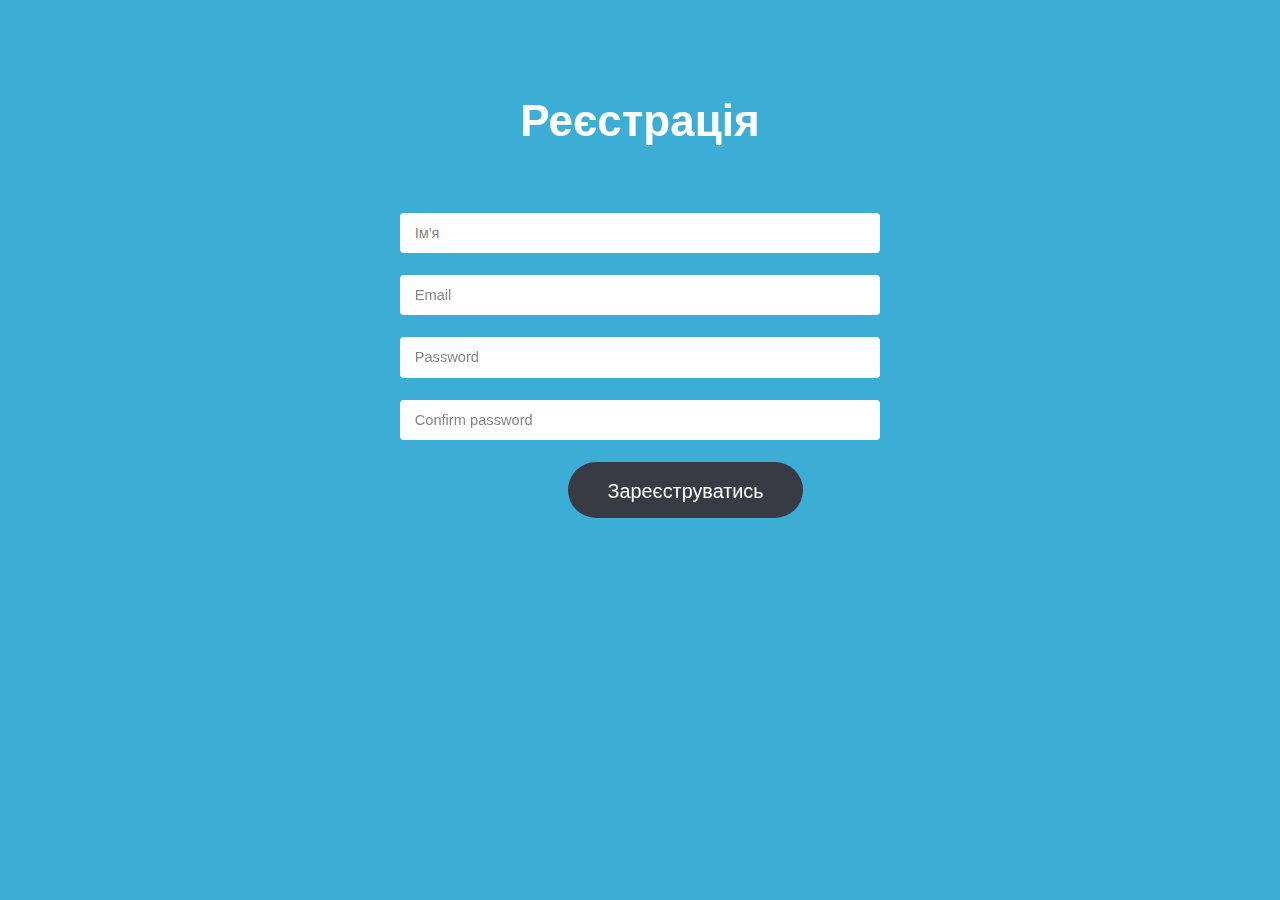
<file: index.html>
<!DOCTYPE html>
<!--Тричук Маркіяна-->
<html lang="UK-ua">
	<head>
		<meta charset="UTF-8">
		<title>Психологічні дослідження</title>
		<meta http-equiv="content-type" content="text/html; charset=utf-8" />
		<meta name="author" content="Markiyan Trychuk"/>
		<meta name="description" content="Психологічні дослідження і тести"/>
		<meta name="keywords" content="психологія тести темперамент конфліктність самооцінка визначити" />
		<script src="js/jquery.min.js"></script>
		<script src="js/skel.min.js"></script>
		<script src="js/skel-layers.min.js"></script>
		<script src="js/init.js"></script>
		<noscript>
			<link rel="stylesheet" href="css/skel.css" />
			<link rel="stylesheet" href="css/style.css" />
			<link rel="stylesheet" href="css/style-xlarge.css" />
		</noscript>
	</head>
	<body class="wrapper style3 special" >
				<div class="container">
					<header class="major">
						<h2>Реєстрація</h2>
					</header>
				</div>
				<div class="container 50%">
					<form action="#" method="post">
						<div class="row uniform">
							<div class="12u$">
								<input name="name" id="name" value="" placeholder="Ім'я" type="text">
							</div>
							<div class="12u$">
								<input name="email" id="email" value="" placeholder="Email" type="email">
							</div>
							<div class="12u$">
								<input name="password" id="password" value="" placeholder="Password" type="password">
							</div>
							<div class="12u$">
								<input name="password" id="password_confirm" value="" placeholder="Confirm password" type="password">
							</div>
							<div class="12u$">
									<input value="Зареєструватись" class="special big" style="left-margin:35%" type="submit" onclick="Register()">
							</div>
						</div>
					</form>
				</div>
				<div class="container">
					<header class="major">
						<h2 id="confirmMessage"></h2>
					</header>
				</div>
<script lang="JavaScript">
var isValid = true;

    function checkPass()
{
    var pass1 = document.getElementById('password');
    var pass2 = document.getElementById('password_confirm');
    var message = document.getElementById('confirmMessage');
    var goodColor = "#66cc66";
    var badColor = "#ff6666";
    if(pass1.value == pass2.value){
        isValid = true;
        pass2.style.backgroundColor = goodColor;
        message.style.color = goodColor;
        message.innerHTML = "Паролі коректні"
    }else{
        isValid = false;        
        pass2.style.backgroundColor = badColor;
        message.style.color = badColor;
        message.innerHTML = "Паролі не коректні!"
    }
}  

function Register(){
window.location.href = "Main.html";
}
    </script>
	</body>
</html>
</file>
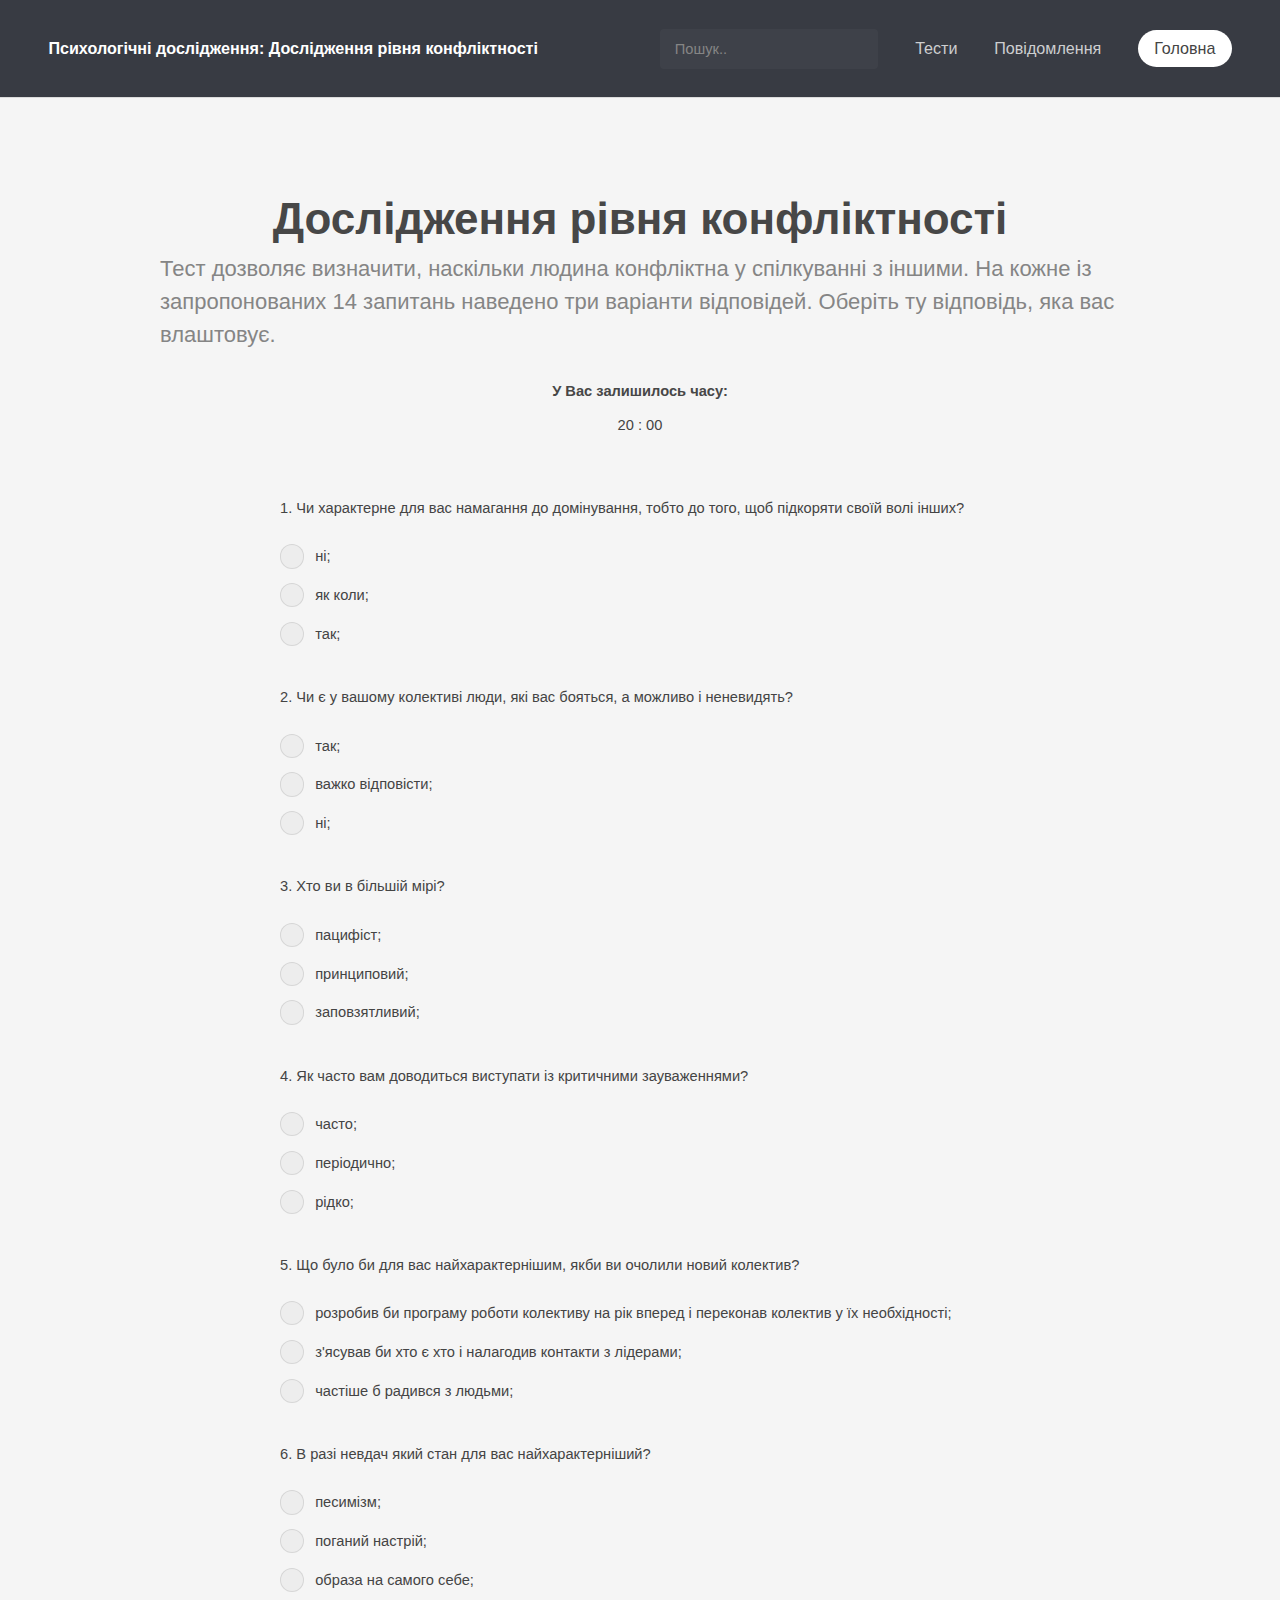
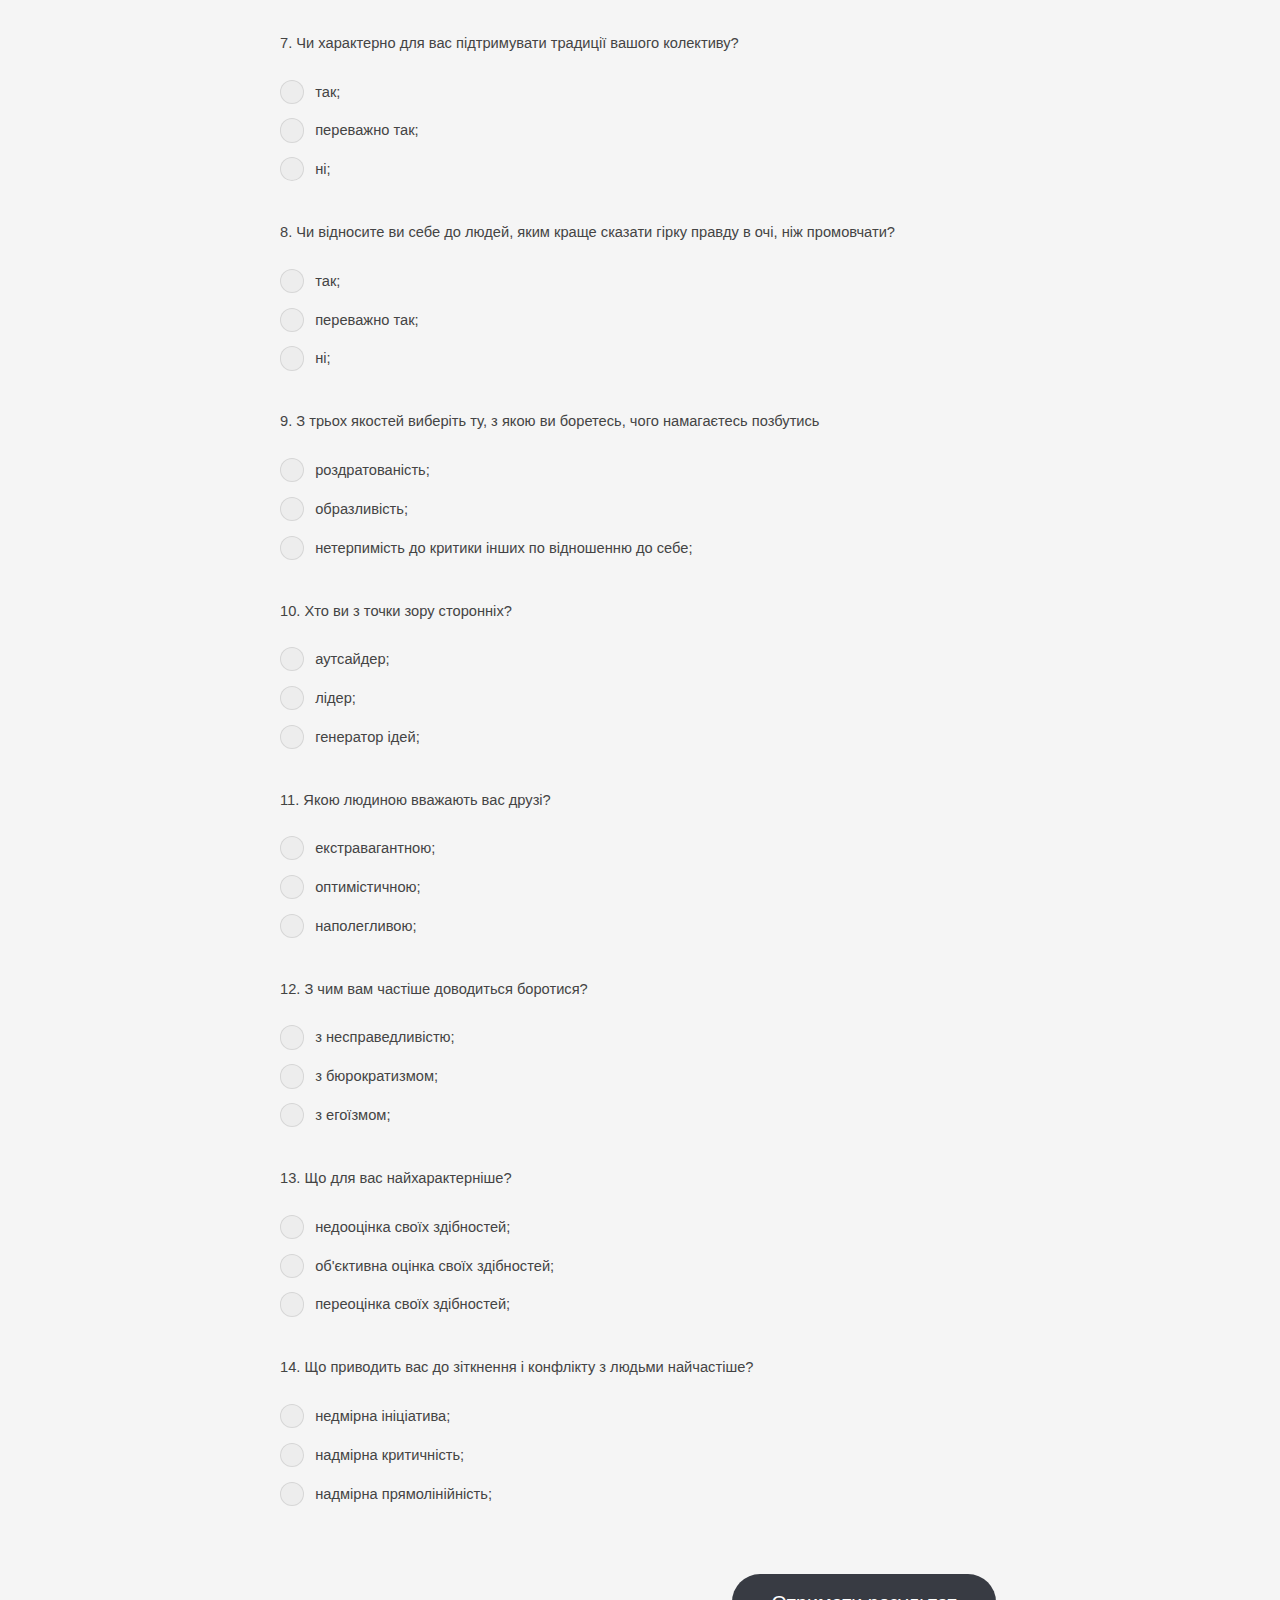
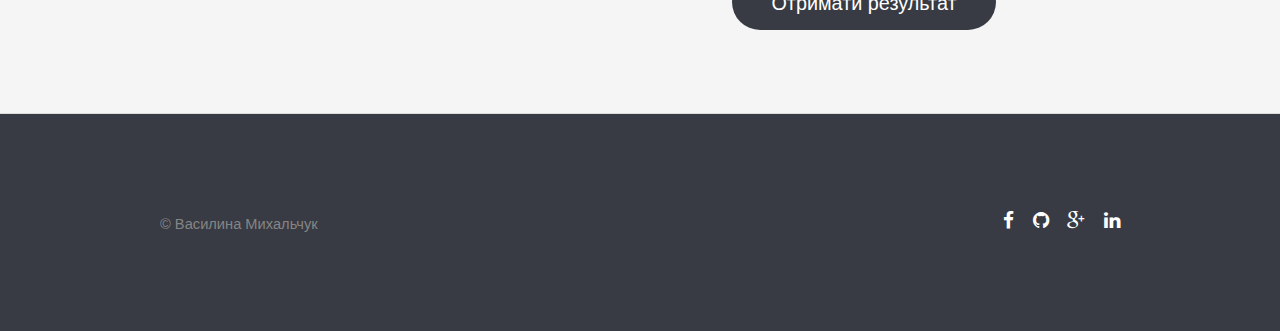
<file: Confictable.html>
<!DOCTYPE html>
<html lang="UK-ua">
	<head>
		<meta charset="UTF-8">
		<title>Психологічні тести: Визначення самооцінки особистості</title>
		<meta http-equiv="content-type" content="text/html; charset=utf-8" />
		<meta name="author" content="Vasylyna Mykhalchuk"/>
		<meta name="description" content="Психологічні дослідження і тести"/>
		<meta name="keywords" content="психологія тести темперамент конфліктність самооцінка визначити" />
		<script src="js/jquery.min.js"></script>
		<script src="js/skel.min.js"></script>
		<script src="js/skel-layers.min.js"></script>
		<script src="js/init.js"></script>
		<noscript>
			<link rel="stylesheet" href="_css/skel.css" />
			<link rel="stylesheet" href="_css/style.css" />
			<link rel="stylesheet" href="_css/style-xlarge.css" />
		</noscript>
	</head>
	<body>

		<!-- Header -->
			<header id="header">
				<h1>Психологічні дослідження: Дослідження рівня конфліктності</h1>
				
				<nav id="nav">
					<ul>
					    <li><input type="text" name="search" id="search" value="" placeholder="Пошук.." /></li>
						<li><a href="Main.html#tests">Тести</a></li>
						<li><a href="Main.html#feedback">Повідомлення</a></li>
						<li><a href="Main.html" class="button special">Головна</a></li>
					</ul>
				</nav>
			</header>

		<!-- Main -->
			<section id="main" class="wrapper style1">
				<div class="container">
					<header class="major">
					<h2><strong>Дослідження рівня конфліктності</strong></h2>
					<p class="align-left">Тест дозволяє визначити, наскільки людина конфліктна у спілкуванні з іншими. На кожне із запропонованих 14 запитань наведено три варіанти відповідей. Оберіть ту відповідь, яка вас влаштовує.</ >
					<h1>У Вас залишилось часу:</h1>
		            <span id="minute">20</span>&nbsp;:
		            <span id="second">00</span>
		              </header>
				</div>
				<div class="container 75%">
			<form action=""  method="get">
			
			<fieldset>
		<legend>1. Чи характерне для вас намагання до домінування, тобто до того, щоб підкоряти своїй волі інших?</legend><br>
		<input type="radio" name="1" id="1a"><label for="1a">ні;</label><br>
		<input type="radio" name="1" id="1b"><label for="1b">як коли;</label><br>
		<input type="radio" name="1" id="1c"><label for="1c">так;</label><br>
		</fieldset>
		<br>
		<fieldset>
		<legend>2. Чи є у вашому колективі люди, які вас бояться, а можливо і неневидять?</legend><br>
		<input type="radio" name="2" id="2a"><label for="2a">так;</label><br>
		<input type="radio" name="2" id="2b"><label for="2b">важко відповісти;</label><br>
		<input type="radio" name="2" id="2c"><label for="2c">ні;</label><br>	
		</fieldset>
		<br>
		<fieldset>
		<legend>3. Хто ви в більшій мірі?</legend><br>
		<input type="radio" name="3" id="3a"><label for="3a">пацифіст;</label><br>
		<input type="radio" name="3" id="3b"><label for="3b">принциповий;</label><br>
		<input type="radio" name="3" id="3c"><label for="3c">заповзятливий;</label><br>		
		</fieldset>
		<br>
		<fieldset>
		<legend>4. Як часто вам доводиться виступати із критичними зауваженнями?</legend><br>
		<input type="radio" name="4" id="4a"><label for="4a">часто;</label><br>
		<input type="radio" name="4" id="4b"><label for="4b">періодично;</label><br>
		<input type="radio" name="4" id="4c"><label for="4c">рідко;</label><br>		
		</fieldset>
		<br>
		<fieldset>
		<legend>5. Що було би для вас найхарактернішим, якби ви очолили новий колектив?</legend><br>
		<input type="radio" name="5" id="5a"><label for="5a">розробив би програму роботи колективу на рік вперед і переконав колектив у їх необхідності;</label><br>
		<input type="radio" name="5" id="5b"><label for="5b">з'ясував би хто є хто і налагодив контакти з лідерами;</label><br>
		<input type="radio" name="5" id="5c"><label for="5c">частіше б радився з людьми;</label><br>		
		</fieldset>
		<br>
		<fieldset>
		<legend>6. В разі невдач який стан для вас найхарактерніший?</legend><br>
		<input type="radio" name="6" id="6a"><label for="6a">песимізм;</label><br>
		<input type="radio" name="6" id="6b"><label for="6b">поганий настрій;</label><br>
		<input type="radio" name="6" id="6c"><label for="6c">образа на самого себе;</label><br>		
		</fieldset>
		<br>
		<fieldset>
		<legend>7. Чи характерно для вас підтримувати традиції вашого колективу?</legend><br>
		<input type="radio" name="7" id="7a"><label for="7a">так;</label><br>
		<input type="radio" name="7" id="7b"><label for="7b">переважно так;</label><br>
		<input type="radio" name="7" id="7c"><label for="7c">ні;</label><br>		
		</fieldset>
		<br>
		<fieldset>
		<legend>8. Чи відносите ви себе до людей, яким краще сказати гірку правду в очі, ніж промовчати?</legend><br>
		<input type="radio" name="8" id="8a"><label for="8a">так;</label><br>
		<input type="radio" name="8" id="8b"><label for="8b">переважно так;</label><br>
		<input type="radio" name="8" id="8c"><label for="8c">ні;</label><br>		
		</fieldset>
		<br>
		<fieldset>
		<legend>9. З трьох якостей виберіть ту, з якою ви боретесь, чого намагаєтесь позбутись</legend><br>
		<input type="radio" name="9" id="9a"><label for="9a">роздратованість;</label><br>
		<input type="radio" name="9" id="9b"><label for="9b">образливість;</label><br>
		<input type="radio" name="9" id="9c"><label for="9c">нетерпимість до критики інших по відношенню до себе;</label><br>		
		</fieldset> 
		<br>
		<fieldset>
		<legend>10. Хто ви з точки зору сторонніх?</legend><br>
		<input type="radio" name="10" id="10a"><label for="10a">аутсайдер;</label><br>
		<input type="radio" name="10" id="10b"><label for="10b">лідер;</label><br>
		<input type="radio" name="10" id="10c"><label for="10c">генератор ідей;</label><br>		
		</fieldset>
		<br>
		<fieldset>
		<legend>11. Якою людиною вважають вас друзі?</legend><br>
		<input type="radio" name="11" id="11a"><label for="11a">екстравагантною;</label><br>
		<input type="radio" name="11" id="11b"><label for="11b">оптимістичною;</label><br>
		<input type="radio" name="11" id="11c"><label for="11c">наполегливою;</label><br>		
		</fieldset>
		<br>
		<fieldset>
		<legend>12. З чим вам частіше доводиться боротися?</legend><br>
		<input type="radio" name="12" id="12a"><label for="12a">з несправедливістю;</label><br>
		<input type="radio" name="12" id="12b"><label for="12b">з бюрократизмом;</label><br>
		<input type="radio" name="12" id="12c"><label for="12c">з егоїзмом;</label><br>		
		</fieldset>
		<br>		
		<fieldset>
		<legend>13. Що для вас найхарактерніше?</legend><br>
		<input type="radio" name="13" id="13a"><label for="13a">недооцінка своїх здібностей;</label><br>
		<input type="radio" name="13" id="13b"><label for="13b">об'єктивна оцінка своїх здібностей;</label><br>
		<input type="radio" name="13" id="13c"><label for="13c">переоцінка своїх здібностей;</label><br>		
		</fieldset>
		<br>
		<fieldset>
		<legend>14. Що приводить вас до зіткнення і конфлікту з людьми найчастіше?</legend><br>
		<input type="radio" name="14" id="14a"><label for="14a">недмірна ініціатива;</label><br>
		<input type="radio" name="14" id="14b"><label for="14b">надмірна критичність;</label><br>
		<input type="radio" name="14" id="14c"><label for="14c">надмірна прямолінійність;</label><br>		
		</fieldset> 
		</div>
		<center> 
			<br>
				<input value="Отримати результат" type="submit" class="button special big" align="right">
		</center>
		</form>
				 <br>
			</section>

						<!-- Footer -->
						<footer id="footer">
							<div class="container">
								<div class="row">
									<div class="8u 12u$(medium)">
										<ul class="copyright">
											<li>&copy; Василина Михальчук</li>
										</ul>
									</div>
									<div class="4u$ 12u$(medium)">
										<ul class="icons">
											<li>
												<a href="https://www.facebook.com/mykhalchuk.vasylyna" class="icon fa-facebook" ><span class="label">Facebook</span></a>
											</li>
											<li>
												<a href="https://github.com/Vasylynka" class="icon fa-github"><span class="label">Github</span></a>
											</li>
											<li>
												<a href="https://plus.google.com/+ВасилинаІванівна" class="icon fa-google-plus" ><span class="label">Google+</span></a>
											</li>
											<li>
												<a href="https://ua.linkedin.com/in/vasylyna-mykhalchuk-93328ab9" class="icon fa-linkedin" ><span class="label">LinkedIn</span></a>
											</li>
										</ul>
									</div>
								</div>
							</div>
						</footer>
						<script>
        $(document).ready(function() { 
            function timer(){
		var minute = $('#minute').html();
		var second = $('#second').html();
		var end = false;
		
		if( second > 0 ) second--;
		else{
			second = 59;
			
			if( minute > 0 ) minute--;
			else{
				end=true;
			}
		}

		if(end){
			clearInterval(intervalID);
			alert("Час вийшов!");
		}else{
			$('#minute').html(minute);
			$('#second').html(second);
		}
	}
	window.intervalID = setInterval(timer, 1000);
                            });
        </script>
   </body>
 </html>
</file>
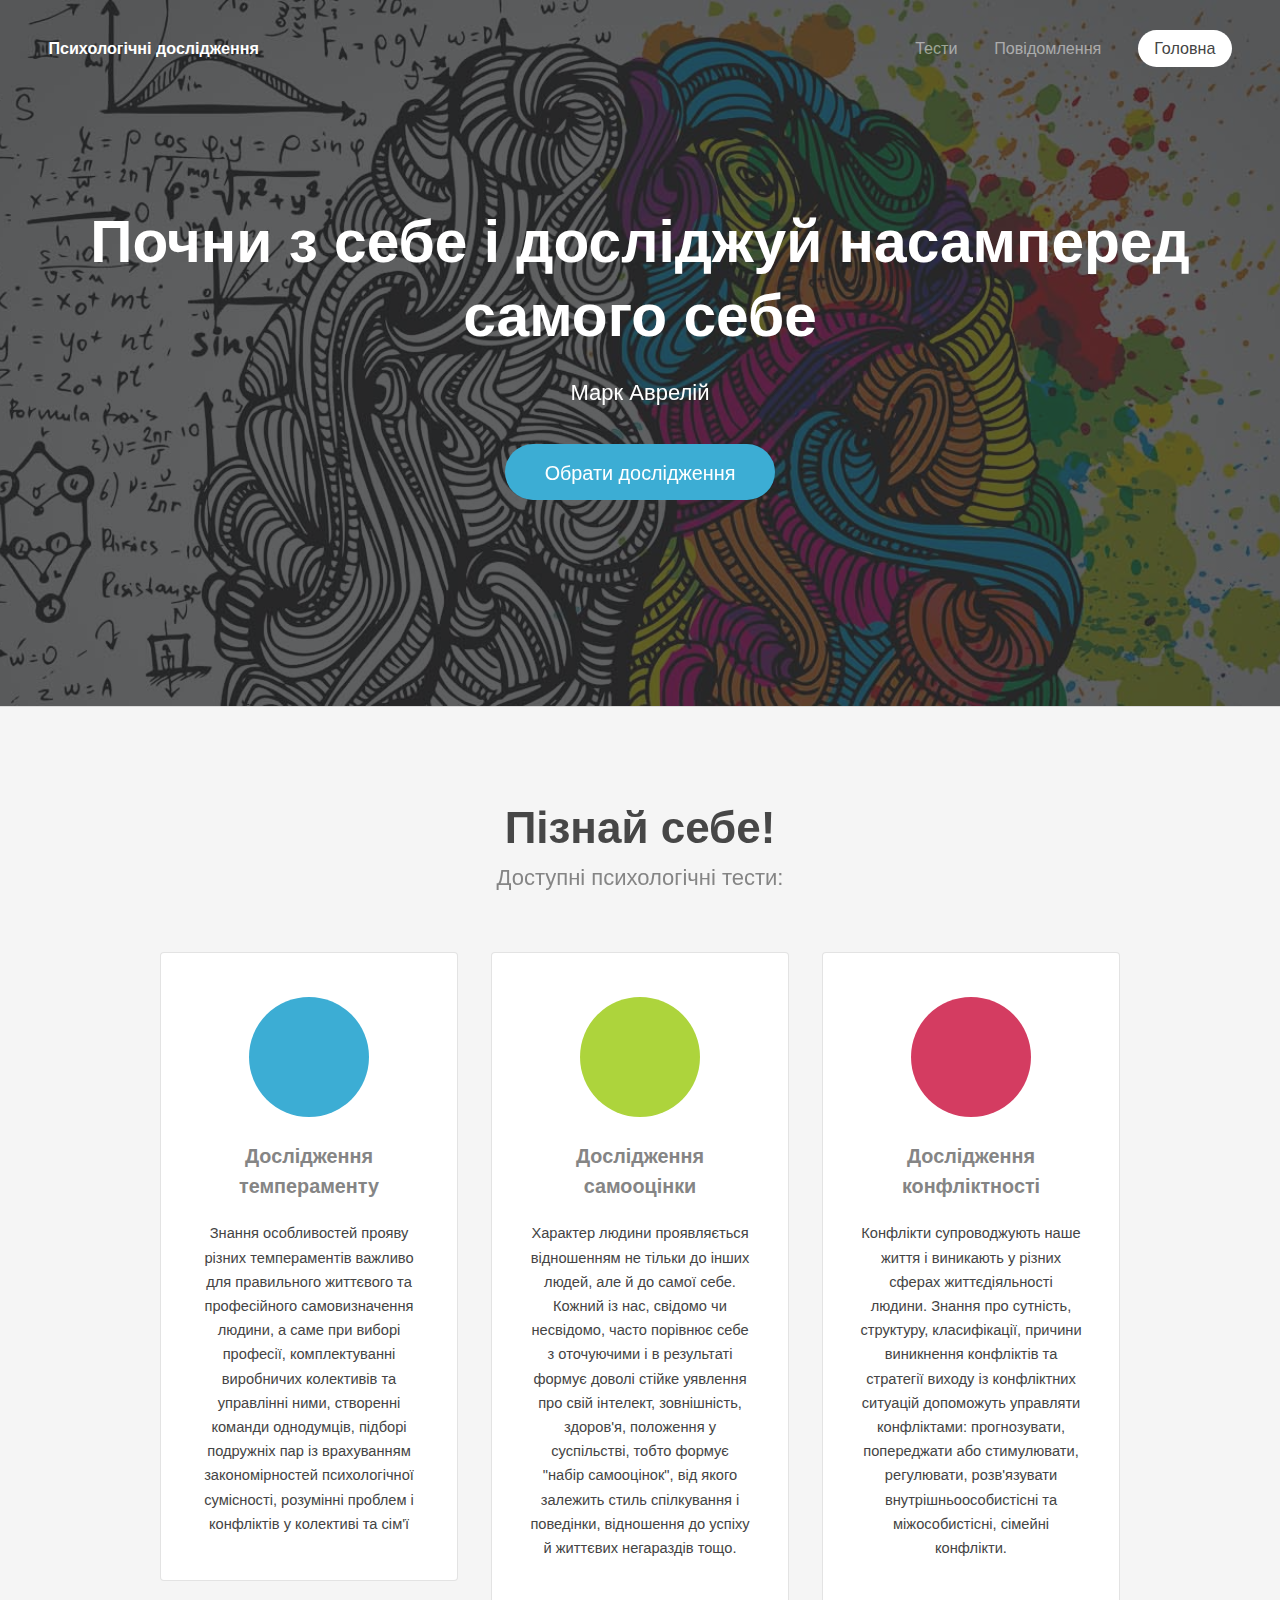
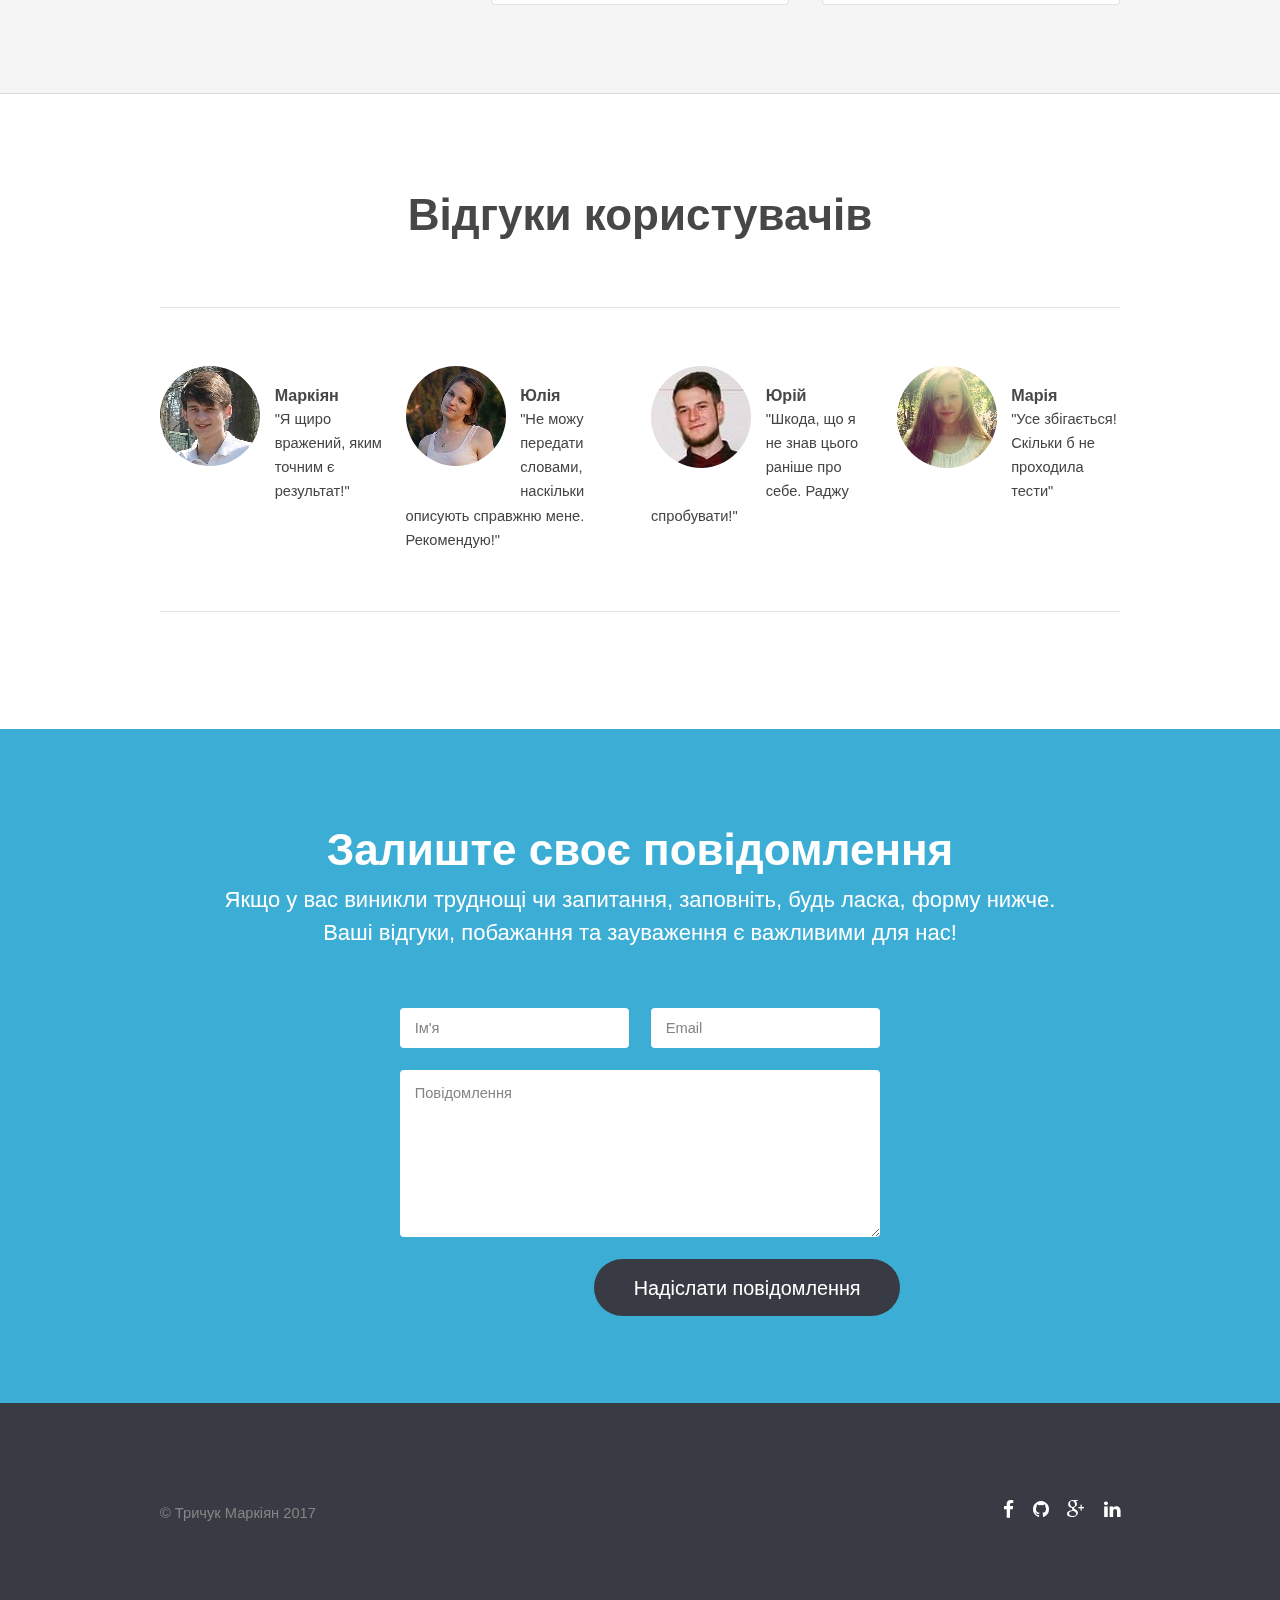
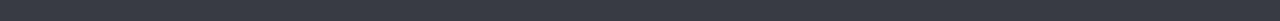
<file: Main.html>
<!DOCTYPE html>
<!--Тричук Маркіяна-->
<html lang="UK-ua">
	<head>
		<meta charset="UTF-8">
		<title>Психологічні дослідження</title>
		<meta http-equiv="content-type" content="text/html; charset=utf-8" />
		<meta name="author" content="Markiyan Trychuk"/>
		<meta name="description" content="Психологічні дослідження і тести"/>
		<meta name="keywords" content="психологія тести темперамент конфліктність самооцінка визначити" />
		<script src="js/jquery.min.js"></script>
		<script src="js/skel.min.js"></script>
		<script src="js/skel-layers.min.js"></script>
		<script src="js/init.js"></script>
		<noscript>
			<link rel="stylesheet" href="css/skel.css" />
			<link rel="stylesheet" href="css/style.css" />
			<link rel="stylesheet" href="css/style-xlarge.css" />
		</noscript>
	</head>
	<body class="landing" >
       
		<!-- Header -->
            <header id="header">
			  
				<h1>Психологічні дослідження</h1>
				<nav id="nav">
					<ul>
						<li><a href="Main.html#tests">Тести</a></li>
						<li><a href="Main.html#feedback">Повідомлення</a></li>
						<li><a href="Main.html" class="button special">Головна</a></li>
					</ul>
				</nav>
			</header>

		<!-- Banner -->
			<section id="banner">
				<h2 id="quote">Почни з себе і досліджуй насамперед самого себе</h2>
				<p id="quoteauthor">Марк Аврелій</p>
				<ul class="actions">
					<li>
						<a href="Main.html#tests" class="button big">Обрати дослідження</a>
					</li>
				</ul>
			</section>

		<!-- Tests -->
			<section id="tests" class="wrapper style1 special">
				<div class="container">
					<header class="major">
						<h2>Пізнай себе!</h2>
						<p>Доступні психологічні тести:</p>
					</header>
					<div class="row 150%">
						<div class="4u 12u$(medium)">
							<section class="box">
								<i id="bluebutton" onclick="window.location.href='Temperament.html'" class="icon big rounded color1" ></i>
								<h3>Дослідження темпераменту</h3>
								<p>Знання особливостей прояву різних темпераментів важливо для правильного життєвого та професійного самовизначення людини, а саме при виборі професії, комплектуванні виробничих колективів та управлінні ними, створенні команди однодумців, підборі подружніх пар із врахуванням закономірностей психологічної сумісності, розумінні проблем і конфліктів у колективі та сім'ї</p>
							</section>
						</div>
						<div class="4u 12u$(medium)">
							<section class="box">
								<i id="greenbutton"onclick="window.location.href='Selfestimating.html'" class="icon big rounded color9"></i>
								<h3>Дослідження самооцінки</h3>
								<p>Характер людини проявляється відношенням не тільки до інших людей, але й до самої себе. Кожний із нас, свідомо чи несвідомо, часто порівнює себе з оточуючими і в результаті формує доволі стійке уявлення про свій інтелект, зовнішність, здоров'я, положення у суспільстві, тобто формує "набір самооцінок", від якого залежить стиль спілкування і поведінки,
								відношення до успіху й життєвих негараздів тощо.</p>
							</section>
						</div>
						<div class="4u$ 12u$(medium)">
							<section class="box">
								<i id="pinkbutton" onclick="window.location.href='Confictable.html'" class="icon big rounded color6"></i>
								<h3>Дослідження конфліктності</h3>
								<p>Конфлікти супроводжують наше життя і виникають у різних сферах життєдіяльності людини. Знання про сутність, структуру, класифікації, причини виникнення конфліктів та стратегії виходу із конфліктних ситуацій допоможуть управляти конфліктами: прогнозувати, попереджати або стимулювати, регулювати, розв'язувати внутрішньоособистісні та міжособистісні, сімейні конфлікти.</p>
							</section>
						</div>
					</div>
				</div>
			</section>

		<!-- Reviews -->
			<section id="reviews" class="wrapper style2 special">
				<div class="container">
					<header class="major">
						<h2>Відгуки користувачів</h2>
					</header>
					<section class="profiles">
						<div class="row">
							<section class="3u 6u(medium) 12u$(xsmall) profile">
								<img src="images/photo_profile_markian.jpg" alt="Зображення профілю №1" />
								<h4>Маркіян</h4>
								<p><q>"Я щиро вражений, яким точним є результат!"</q></p>
							</section>
							<section class="3u 6u$(medium) 12u$(xsmall) profile">
								<img src="images/photo_profile_julia.jpg" alt="" />
								<h4>Юлія</h4>
								<p><q>"Не можу передати словами, наскільки описують справжню мене. Рекомендую!"</q></p>
							</section>
							<section class="3u 6u(medium) 12u$(xsmall) profile">
								<img src="images/photo_profile_yurij.jpg" alt="" />
								<h4>Юрій</h4>
								<p><q>"Шкода, що я не знав цього раніше про себе. Раджу спробувати!"</q></p>
							</section>
							<section class="3u$ 6u$(medium) 12u$(xsmall) profile">
								<img src="images/photo_profile_maria.jpg" alt="Зображення профілю Марія" />
								<h4>Марія</h4>
								<p><q>"Усе збігається! Скільки б не проходила тести"</q></p>
							</section>
						</div>
					</section>
				</div>
			</section>

		<!-- Feedback -->
			<section id="feedback" class="wrapper style3 special">
				<div class="container">
					<header class="major">
						<h2>Залиште своє повідомлення</h2>
						<p>Якщо у вас виникли труднощі чи запитання, заповніть, будь ласка, форму нижче. <br> Ваші відгуки, побажання та зауваження є важливими для нас!</p>
					</header>
				</div>
				<div class="container 50%">
					<form action="#" method="post">
						<div class="row uniform">
							<div class="6u 12u$(small)">
								<input name="name" id="name" value="" placeholder="Ім'я" type="text">
							</div>
							<div class="6u$ 12u$(small)">
								<input name="email" id="email" value="" placeholder="Email" type="email">
							</div>
							<div class="12u$">
								<textarea name="message" id="message" placeholder="Повідомлення" rows="6"></textarea>
							</div>
							<div class="12u$">
								<ul class="actions">
									<li><input value="Надіслати повідомлення" class="special big" type="submit"></li>
								</ul>
							</div>
						</div>
					</form>
				</div>
			</section>

		<!-- Footer -->
			<footer id="footer">
				<div class="container">
					<div class="row">
						<div class="8u 12u$(medium)">
							<ul class="copyright">
								<li>&copy; Тричук Маркіян 2017</li>
							</ul>
						</div>
						<div class="4u$ 12u$(medium)">
							<ul class="icons">
								<li>
									<a class="icon fa-facebook" href="https://www.facebook.com/mykhalchuk.vasylyna"  ><span class="label">Facebook</span></a>
								</li>
								<li>
									<a class="icon fa-github" href="https://github.com/Vasylynka" ><span class="label">Github</span></a>
								</li>
								<li>
									<a class="icon fa-google-plus" href="https://plus.google.com/+ВасилинаІванівна"  ><span class="label">Google+</span></a>
								</li>
								<li>
									<a class="icon fa-linkedin" href="https://ua.linkedin.com/in/vasylyna-mykhalchuk-93328ab9"  ><span class="label">LinkedIn</span></a>
								</li>
							</ul>
						</div>
					</div>
				</div>
			</footer>
        <script>
   $(document).ready(function() {
   
   
		window.quotes = [
			"\"Почни з себе і досліджуй насамперед самого себе\"",
			"\"Твої погляди стануть ясними лише, коли ти можеш поглянути у твоє серце. Хто дивиться назовні, мріє; хто дивиться всередину, прокидається\"",
			"\"Все, що дратує нас в інших людях, може привести нас до розуміння самих себе\"",
			"\"Єдина людина, з якою ви повинні порівнювати себе - це ви в минулому. І єдина людина, краще якої ви повинні бути - це ви зараз\"",
			"\"Визнання проблеми - половина успіху в її вирішенні\"",
			"\"Бути абсолютно чесним із самим собою - хороша вправа\""
		];
	
	
        window.authors = [
            "Марк Аврелій",
            "Карл Густав Юнг",
            "Карл Густав Юнг",
            "Зигмунд Фрейд",
            "Зигмунд Фрейд",
            "Зигмунд Фрейд"
            ];
			
			
			function putqoute() {
				var index=Math.round((Math.random() * (window.quotes.length - 1) + 0));
				$('#quote').html(quotes[index]);
				$('#quoteauthor').html(authors[index]);
			}
			setInterval(putqoute, 6000);
});


			$('#greenbutton').mouseover(function() {
				this.className="icon big rounded color9 fa-arrow-circle-right";
			});
			$('#greenbutton').mouseout(function() {
				this.className="icon big rounded color9";
			});
		
			$('#pinkbutton').mouseover(function() {
				this.className="icon big rounded color6 fa-arrow-circle-right";
			});
			$('#pinkbutton').mouseout(function() {
				this.className="icon big rounded color6";
			});
			
			
			$('#bluebutton').mouseover(function() {
				this.className="icon big rounded color1 fa-arrow-circle-right";
			});
			$('#bluebutton').mouseout(function() {
				this.className="icon big rounded color1";
			});
	
    </script>
	</body>
</html>
</file>
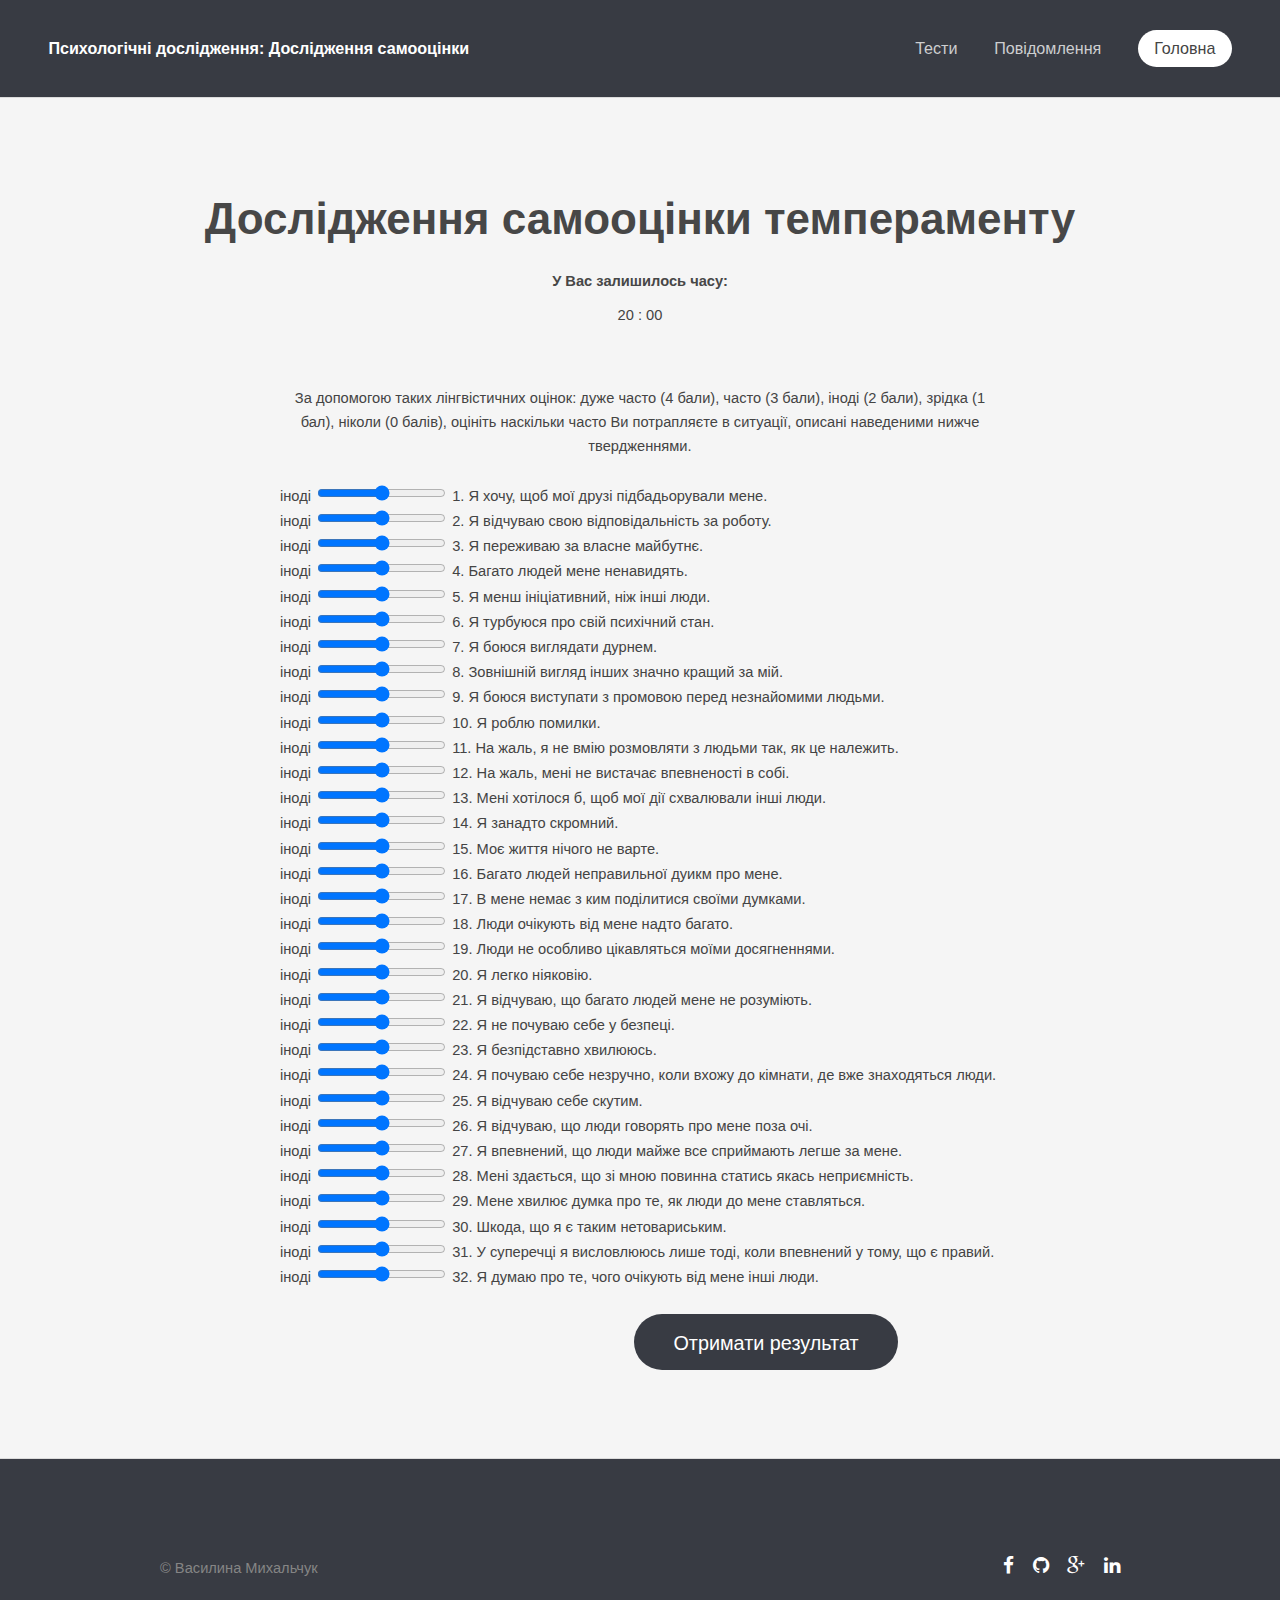
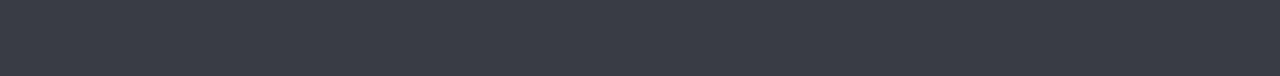
<file: Selfestimating.html>
<!DOCTYPE html>
<html lang="UK-ua">
	<head>
		<meta charset="UTF-8">
		<title>Психологічні тести: Визначення самооцінки особистості</title>
		<meta http-equiv="content-type" content="text/html; charset=utf-8" />
		<meta name="author" content="Vasylyna Mykhalchuk"/>
		<meta name="description" content="Психологічні дослідження і тести"/>
		<meta name="keywords" content="психологія тести темперамент конфліктність самооцінка визначити" />
		<script src="js/jquery.min.js"></script>
		<script src="js/skel.min.js"></script>
		<script src="js/skel-layers.min.js"></script>
		<script src="js/init.js"></script>
		<noscript>
			<link rel="stylesheet" href="_css/skel.css" />
			<link rel="stylesheet" href="_css/style.css" />
			<link rel="stylesheet" href="_css/style-xlarge.css" />
		</noscript>
	</head>
	<body>

		<!-- Header -->
			<header id="header">
				<h1>Психологічні дослідження: Дослідження самооцінки</h1>
				<nav id="nav">
					<ul>
						<li><a href="Main.html#tests">Тести</a></li>
						<li><a href="Main.html#feedback">Повідомлення</a></li>
						<li><a href="Main.html" class="button special">Головна</a></li>
					</ul>
				</nav>
			</header>

		<!-- Main -->
			<section id="main" class="wrapper style1">
				<div class="container">
					<header class="major">
					<h2><strong>Дослідження самооцінки темпераменту</strong></h2>
					<h1>У Вас залишилось часу:</h1>
		            <span id="minute">20</span>&nbsp;:
		            <span id="second">00</span>
					</header>
				</div>
				<div class="container 75%">
					<form action=""  method="get">
				<fieldset>
		<legend align="center">За допомогою таких лінгвістичних оцінок: дуже часто (4 бали), часто (3 бали), іноді (2 бали), зрідка (1 бал), ніколи (0 балів), оцініть наскільки часто Ви потрапляєте в ситуації, описані наведеними нижче твердженнями.</legend><br>
		
		<span>
		<output for="q1"></output>
		<input id="q1" type="range" name="point1" min="0" max="4" class="range_input">	1. Я хочу, щоб мої друзі підбадьорували мене.<br>
		<output for="q2"></output>
		<input id="q2" type="range" name="points" min="0" max="4" class="range_input" >	2. Я відчуваю свою відповідальність за роботу.<br>
		<output for="q3"></output>
		<input id="q3" type="range" name="points" min="0" max="4" class="range_input">	3. Я переживаю за власне майбутнє.<br>
		<output for="q4"></output>
		<input id="q4" type="range" name="points" min="0" max="4" class="range_input">	4. Багато людей мене ненавидять.<br>
		<output for="q5"></output>
		<input id="q5" type="range" name="points" min="0" max="4" class="range_input">	5. Я менш ініціативний, ніж інші люди.<br>
		<output for="q6"></output>
		<input id="q6" type="range" name="points" min="0" max="4" class="range_input">	6. Я турбуюся про свій психічний стан.<br>
		<output for="q7"></output>
		<input id="q7" type="range" name="points" min="0" max="4" class="range_input">	7. Я боюся виглядати дурнем.<br>
		<output for="q8"></output>
		<input id="q8" type="range" name="points" min="0" max="4" class="range_input">	8. Зовнішній вигляд інших значно кращий за мій.<br>
		<output for="q9"></output>
		<input id="q9" type="range" name="points" min="0" max="4" class="range_input">	9. Я боюся виступати з промовою перед незнайомими людьми.<br>
		<output for="q10"></output>
		<input id="q10" type="range" name="points" min="0" max="4" class="range_input">	10. Я роблю помилки.<br>
		<output for="q11"></output>
		<input id="q11" type="range" name="points" min="0" max="4" class="range_input">	11. На жаль, я не вмію розмовляти з людьми так, як це належить.<br>
		<output for="q12"></output>
		<input id="q12" type="range" name="points" min="0" max="4" class="range_input">	12. На жаль, мені не вистачає впевненості в собі.<br>
		<output for="q13"></output>
		<input id="q13" type="range" name="points" min="0" max="4" class="range_input">	13. Мені хотілося б, щоб мої дії схвалювали інші люди.<br>
		<output for="q14"></output>
		<input id="q14" type="range" name="points" min="0" max="4" class="range_input">	14. Я занадто скромний.<br>
		<output for="q15"></output>
		<input id="q15" type="range" name="points" min="0" max="4" class="range_input">	15. Моє життя нічого не варте.<br>
		<output for="q16"></output>
		<input id="q16" type="range" name="points" min="0" max="4" class="range_input">	16. Багато людей неправильної дуикм про мене.<br>
		<output for="q17"></output>
		<input id="q17" type="range" name="points" min="0" max="4" class="range_input">	17. В мене немає з ким поділитися своїми думками.<br>
		<output for="q18"></output>
		<input id="q18" type="range" name="points" min="0" max="4" class="range_input">	18. Люди очікують від мене надто багато.<br>
		<output for="q19"></output>
		<input id="q19" type="range" name="points" min="0" max="4">	19. Люди не особливо цікавляться моїми досягненнями. <br>
		<output for="q20"></output>
		<input id="q20" type="range" name="points" min="0" max="4">	20. Я легко ніяковію.<br>
		<output for="q21"></output>
		<input id="q21" type="range" name="points" min="0" max="4">	21. Я відчуваю, що багато людей мене не розуміють.<br>
		<output for="q22"></output>
		<input id="22" type="range" name="points" min="0" max="4">	22. Я не почуваю себе у безпеці.<br>
		<output for="q23"></output>
		<input id="q23" type="range" name="points" min="0" max="4">	23. Я безпідставно хвилююсь.<br>
		<output for="q24"></output>
		<input id="q24" type="range" name="points" min="0" max="4">	24. Я почуваю себе незручно, коли вхожу до кімнати, де вже знаходяться люди.<br>
		<output for="q25"></output>
		<input id="q25" type="range" name="points" min="0" max="4">	25. Я відчуваю себе скутим.<br>
		<output for="q26"></output>
		<input id="q26" type="range" name="points" min="0" max="4">	26. Я відчуваю, що люди говорять про мене поза очі.<br>
		<output for="q27"></output>
		<input id="q27" type="range" name="points" min="0" max="4">	27. Я впевнений, що люди майже все сприймають легше за мене.<br>
		<output for="q28"></output>
		<input id="q28" type="range" name="points" min="0" max="4">	28. Мені здається, що зі мною повинна статись якась неприємність.<br>
		<output for="q29"></output>
		<input id="q29" type="range" name="points" min="0" max="4">	29. Мене хвилює думка про те, як люди до мене ставляться.<br>
		<output for="q30"></output>
		<input id="q30" type="range" name="points" min="0" max="4">	30. Шкода, що я є таким нетовариським.<br>
		<output for="q31"></output>
		<input id="q31" type="range" name="points" min="0" max="4">	31. У суперечці я висловлююсь лише тоді, коли впевнений у тому, що є правий.<br>
		<output for="q32"></output>
		<input id="q32" type="range" name="points" min="0" max="4">	32. Я думаю про те, чого очікують від мене інші люди.<br>	
		</fieldset>
						<center> <br>
							<input value="Отримати результат" type="submit" class="button special big">
						</center>
		</form>
				</div>
			</section>

						<!-- Footer -->
						<footer id="footer">
							<div class="container">
								<div class="row">
									<div class="8u 12u$(medium)">
										<ul class="copyright">
											<li>&copy; Василина Михальчук</li>
										</ul>
									</div>
									<div class="4u$ 12u$(medium)">
										<ul class="icons">
											<li>
												<a href="https://www.facebook.com/mykhalchuk.vasylyna" class="icon fa-facebook" ><span class="label">Facebook</span></a>
											</li>
											<li>
												<a href="https://github.com/Vasylynka" class="icon fa-github"><span class="label">Github</span></a>
											</li>
											<li>
												<a href="https://plus.google.com/+ВасилинаІванівна" class="icon fa-google-plus" ><span class="label">Google+</span></a>
											</li>
											<li>
												<a href="https://ua.linkedin.com/in/vasylyna-mykhalchuk-93328ab9" class="icon fa-linkedin" ><span class="label">LinkedIn</span></a>
											</li>
										</ul>
									</div>
								</div>
							</div>
						</footer>
							<script>
        $(document).ready(function() {
			
            function timer(){
				var minute = $('#minute').html();
				var second = $('#second').html();
				var end = false;
		
				if( second > 0 ) second--;
				else{
					second = 59;
					
					if( minute > 0 ) minute--;
					else{
						end=true;
					}
				}

				if(end){
					clearInterval(intervalID);
					alert("Час вийшов!");
				}else{
					$('#minute').html(minute);
					$('#second').html(second);
				}
			}
			window.intervalID = setInterval(timer, 1000);
	
			var activityLevels = {
				"0": "ніколи",
				"1": "зрідка",
				"2": "іноді",
				"3": "часто",
				"4": "дуже часто"};
				
			
			var input=$("input[type='range']");
			var output=$("output");
			for (var i=0; i<input.length; i++)
			{
				output[i].value=activityLevels[input[i].value];
				$(output[i]).css("width", "50px");
			};
			$("input[type=range]").change(function(){
				var value=$(this).val();
				$(this).prev().html(activityLevels[value]);
				});
		});
	    </script>
   </body>
 </html>
</file>
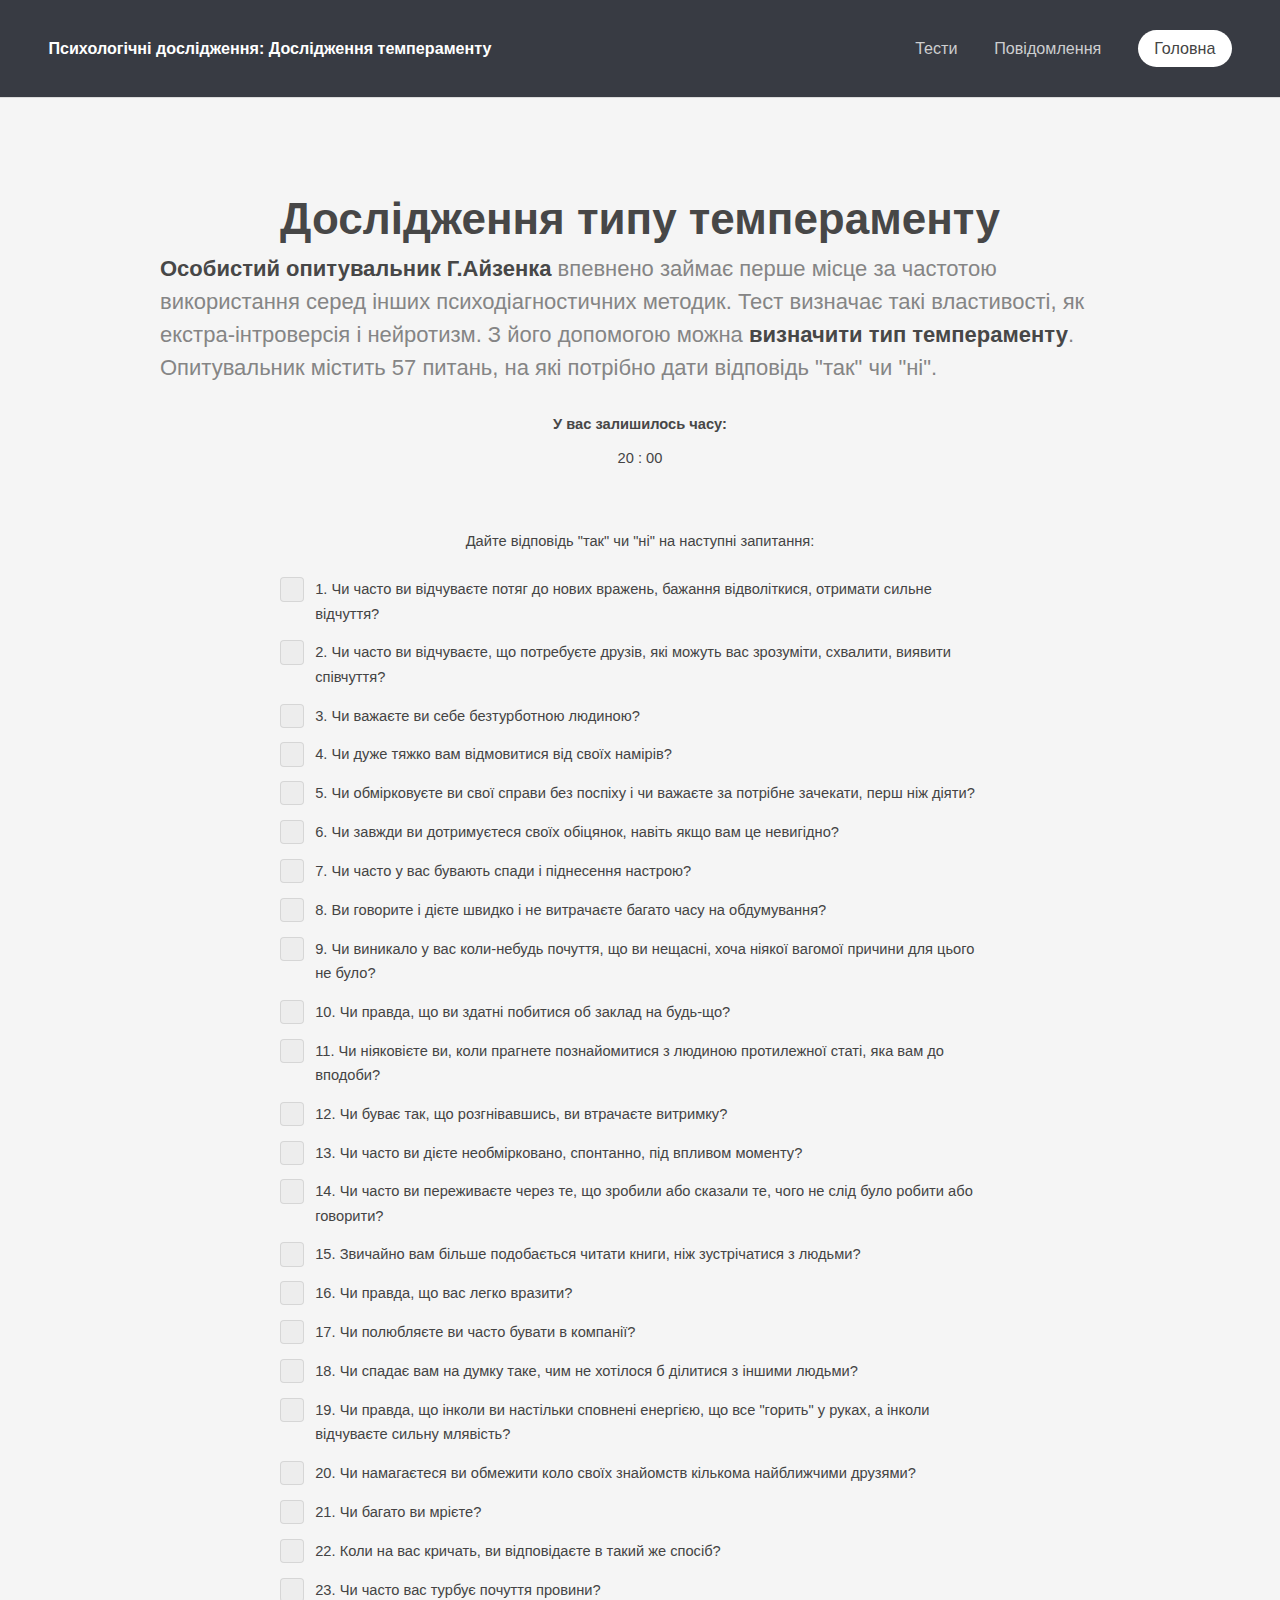
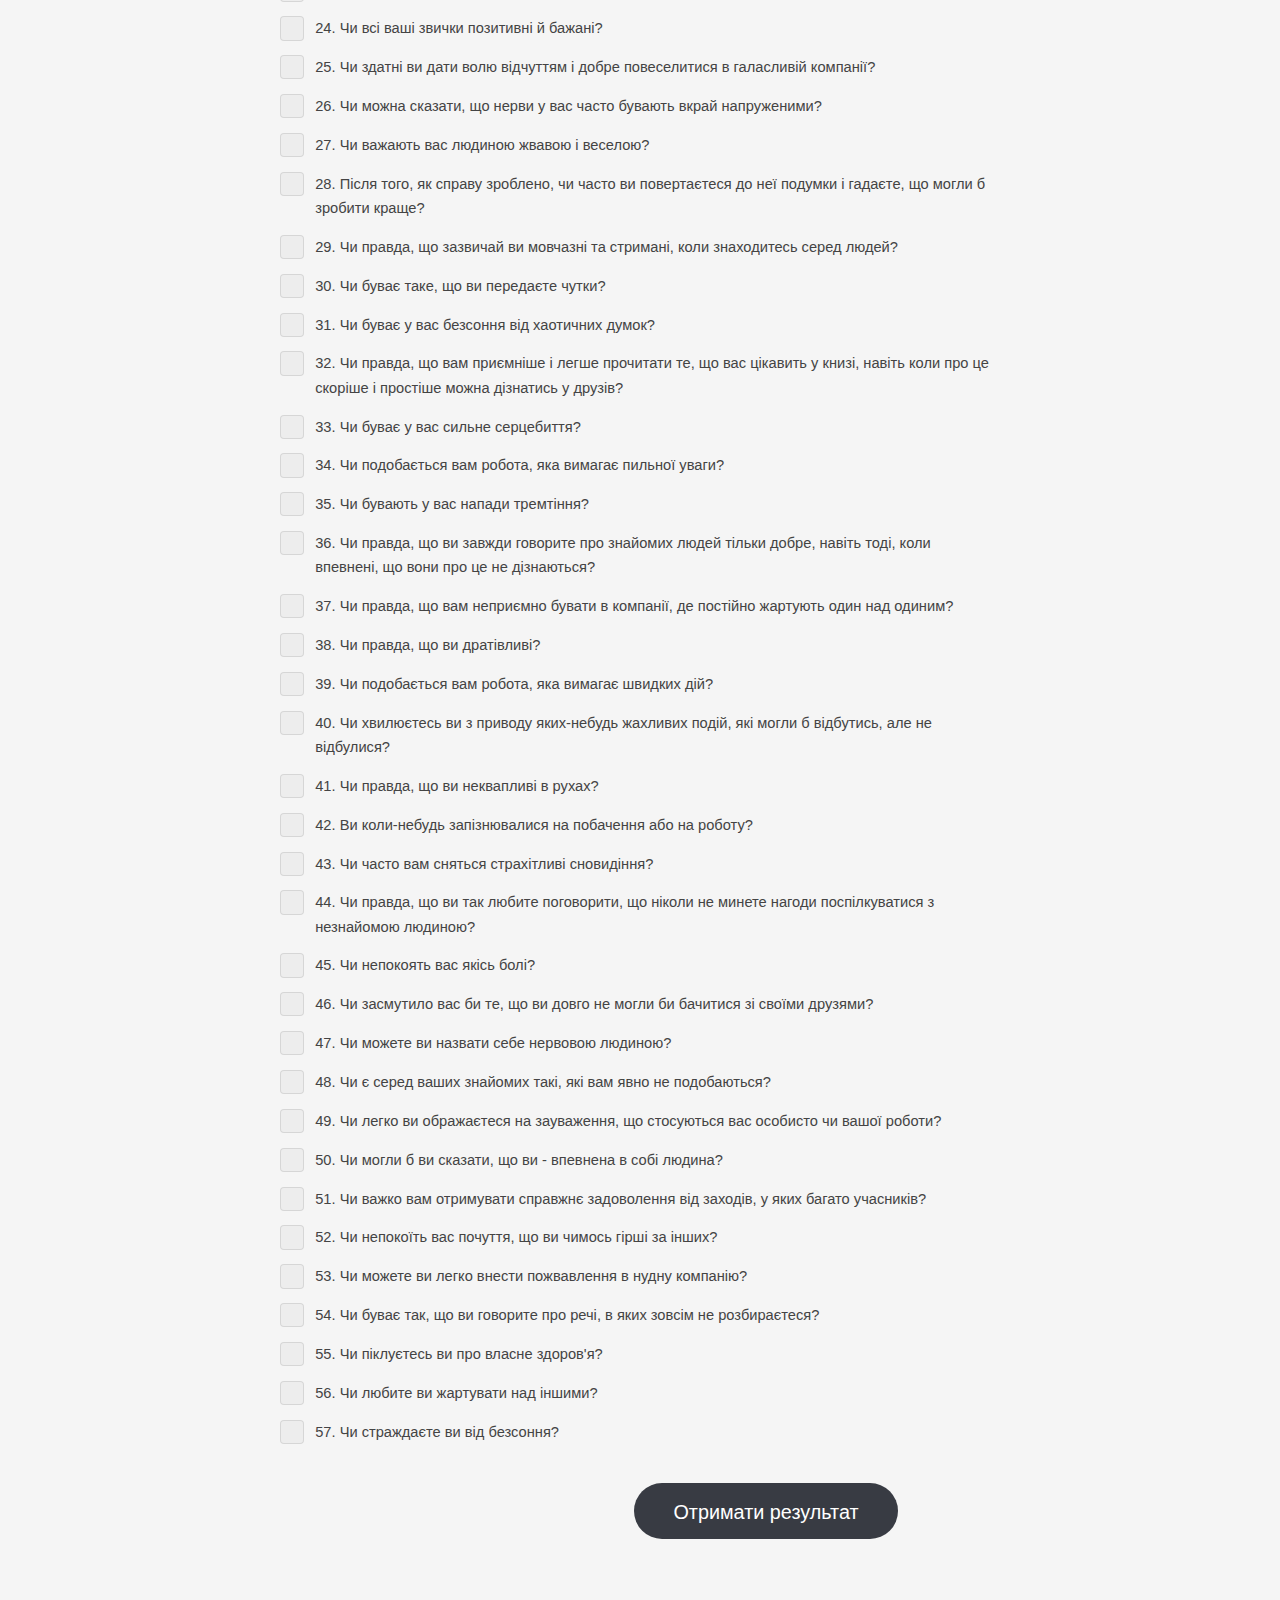
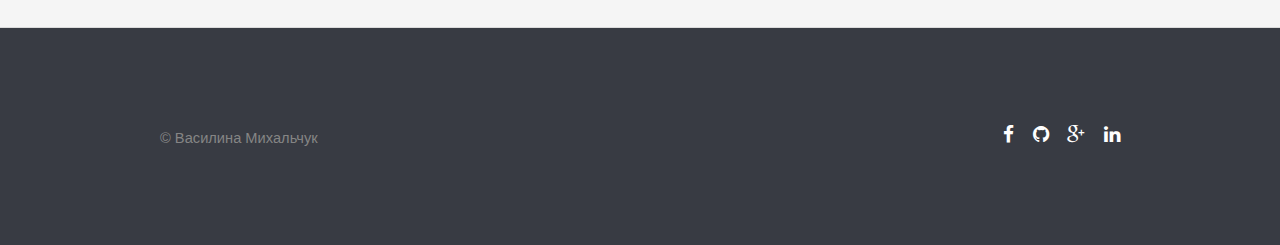
<file: Temperament.html>
<!DOCTYPE html>
<html lang="UK-ua">
	<head>
		<meta charset="UTF-8">
		<title>Психологічні тести: Визначення типу темпераменту</title>
		<meta http-equiv="content-type" content="text/html; charset=utf-8" />
		<meta name="author" content="Vasylyna Mykhalchuk"/>
		<meta name="description" content="Психологічні дослідження і тести"/>
		<meta name="keywords" content="психологія тести темперамент конфліктність самооцінка визначити" />
		<script src="js/jquery.min.js"></script>
		<script src="js/skel.min.js"></script>
		<script src="js/skel-layers.min.js"></script>
		<script src="js/init.js"></script>
		<noscript>
			<link rel="stylesheet" href="_css/skel.css" />
			<link rel="stylesheet" href="_css/style.css" />
			<link rel="stylesheet" href="_css/style-xlarge.css" />
		</noscript>
	</head>
	<body>

		<!-- Header -->
			<header id="header">
				<h1>Психологічні дослідження: Дослідження темпераменту</h1>
				<nav id="nav">
					<ul>
						<li><a href="Main.html#tests">Тести</a></li>
						<li><a href="Main.html#feedback">Повідомлення</a></li>
						<li><a href="Main.html" class="button special">Головна</a></li>
					</ul>
				</nav>
			</header>

		<!-- Main -->
			<section id="main" class="wrapper style1">
				<div class="container">
					<header class="major">
						<h2><strong>Дослідження типу темпераменту</strong></h2>
						<p class="align-left"><strong>Особистий опитувальник Г.Айзенка</strong> впевнено займає перше місце за частотою використання серед інших психодіагностичних методик.
						Тест визначає такі властивості, як екстра-інтроверсія і нейротизм. З його допомогою можна <strong>визначити тип темпераменту</strong>. Опитувальник містить 57 питань, на які потрібно дати відповідь "так" чи "ні".</p>
                     <h1>У вас залишилось часу:</h1>
		            <span id="minute">20</span>&nbsp;:
		            <span id="second">00</span>
                       </header>
					  </div>
            <div class="container 75%">
				<form action=""  method="get">
					<fieldset>	
		<legend align="center">Дайте відповідь "так" чи "ні" на наступні запитання:</legend> <br>
		    <input type="checkbox" id="1" name="EI+" >
            <label for="1">1.  Чи часто ви відчуваєте потяг до нових вражень, бажання відволіткися, отримати сильне відчуття?</label><br>
           	<input type="checkbox" id="2" name="N+" >
            <label for="2">2.  Чи часто ви відчуваєте, що потребуєте друзів, які можуть вас зрозуміти, схвалити, виявити співчуття?</label><br>
			<input type="checkbox" id="3" name="EI+" >
            <label for="3">3.  Чи важаєте ви себе безтурботною людиною?</label><br>
			<input type="checkbox" id="4" name="N+" >
            <label for="4">4.  Чи дуже тяжко вам відмовитися від своїх намірів?</label><br>
			<input type="checkbox" id="5" name="EI-" >
            <label for="5">5.  Чи обмірковуєте ви свої справи без поспіху і чи важаєте за потрібне зачекати, перш ніж діяти?</label><br>
			<input type="checkbox" id="6" name="SC+" >
            <label for="6">6.  Чи завжди ви дотримуєтеся своїх обіцянок, навіть якщо вам це невигідно?</label><br>
			<input type="checkbox" id="7" name="N+" >
            <label for="7">7.  Чи часто у вас бувають спади і піднесення настрою?</label><br>
			<input type="checkbox" id="8" name="EI+" >
            <label for="8">8.  Ви говорите і дієте швидко і не витрачаєте багато часу на обдумування?</label><br>
			<input type="checkbox" id="9" name="N+" >
            <label for="9">9.  Чи виникало у вас коли-небудь почуття, що ви нещасні, хоча ніякої вагомої причини для цього не було?</label><br>
			<input type="checkbox" id="10" name="EI+" >
            <label for="10">10. Чи правда, що ви здатні побитися об заклад на будь-що?</label><br>
			<input type="checkbox" id="11" name="N+" >
            <label for="11">11. Чи ніяковієте ви, коли прагнете познайомитися з людиною протилежної статі, яка вам до вподоби?</label><br>
			<input type="checkbox" id="12" name="SC-" >
            <label for="12">12. Чи буває так, що розгнівавшись, ви втрачаєте витримку?</label><br>
			<input type="checkbox" id="13" name="EI+" >
            <label for="13">13. Чи часто ви дієте необмірковано, спонтанно, під впливом моменту?</label><br>
			<input type="checkbox" id="14" name="N+" >
            <label for="14">14. Чи часто ви переживаєте через те, що зробили або сказали те, чого не слід було робити або говорити?</label><br>
			<input type="checkbox" id="15" name="EI-" >
            <label for="15">15. Звичайно вам більше подобається читати книги, ніж зустрічатися з людьми?</label><br>
			<input type="checkbox" id="16" name="N+" >
            <label for="16">16. Чи правда, що вас легко вразити?</label><br>
			<input type="checkbox" id="17" name="EI+" >
            <label for="17">17. Чи полюбляєте ви часто бувати в компанії?</label><br>
			<input type="checkbox" id="18" name="SC-" >
            <label for="18">18. Чи спадає вам на думку таке, чим не хотілося б ділитися з іншими людьми?</label><br>
			<input type="checkbox" id="19" name="N+" >
            <label for="19">19. Чи правда, що інколи ви настільки сповнені енергією, що все "горить" у руках, а інколи відчуваєте сильну млявість?</label><br>
			<input type="checkbox" id="20" name="EI-" >
            <label for="20">20. Чи намагаєтеся ви обмежити коло своїх знайомств кількома найближчими друзями?</label><br>
			<input type="checkbox" id="21" name="N+" >
            <label for="21">21. Чи багато ви мрієте?</label><br>
			<input type="checkbox" id="22" name="EI+" >
            <label for="22">22. Коли на вас кричать, ви відповідаєте в такий же спосіб?</label><br>
			<input type="checkbox" id="23" name="N+" >
            <label for="23">23. Чи часто вас турбує почуття провини?</label><br>
			<input type="checkbox" id="24" name="SC+" >
            <label for="24">24. Чи всі ваші звички позитивні й бажані?</label><br>
			<input type="checkbox" id="25" name="EI+" >
            <label for="25">25. Чи здатні ви дати волю відчуттям і добре повеселитися в галасливій компанії?</label><br>
			<input type="checkbox" id="26" name="N+" >
            <label for="26">26. Чи можна сказати, що нерви у вас часто бувають вкрай напруженими?</label><br>
			<input type="checkbox" id="27" name="EI+" >
            <label for="27">27. Чи важають вас людиною жвавою і веселою?</label><br>
			<input type="checkbox" id="28" name="N+" >
            <label for="28">28. Після того, як справу зроблено, чи часто ви повертаєтеся до неї подумки і гадаєте, що могли б зробити краще?</label><br>
			<input type="checkbox" id="29" name="EI-" >
            <label for="29">29. Чи правда, що зазвичай ви мовчазні та стримані, коли знаходитесь серед людей?</label><br>
			<input type="checkbox" id="30" name="SC-" >
            <label for="30">30. Чи буває таке, що ви передаєте чутки?</label><br>
			<input type="checkbox" id="31" name="N+" >
            <label for="31">31. Чи буває у вас безсоння від хаотичних думок?</label><br>
			<input type="checkbox" id="32" name="EI-" >
            <label for="32">32. Чи правда, що вам приємніше і легше прочитати те, що вас цікавить у книзі, навіть коли про це скоріше і простіше можна дізнатись у друзів?</label><br>
			<input type="checkbox" id="33" name="N+" >
            <label for="33">33. Чи буває у вас сильне серцебиття?</label><br>
			<input type="checkbox" id="34" name="EI-" >
            <label for="34">34. Чи подобається вам робота, яка вимагає пильної уваги?</label><br>
			<input type="checkbox" id="35" name="N+" >
            <label for="35">35. Чи бувають у вас напади тремтіння?</label><br>
			<input type="checkbox" id="36" name="SC+" >
            <label for="36">36. Чи правда, що ви завжди говорите про знайомих людей тільки добре, навіть тоді, коли впевнені, що вони про це не дізнаються?</label><br>
			<input type="checkbox" id="37" name="EI-" >
            <label for="37">37. Чи правда, що вам неприємно бувати в компанії, де постійно жартують один над одиним?</label><br>
			<input type="checkbox" id="38" name="N+" >
            <label for="38">38. Чи правда, що ви дратівливі?</label><br>
			<input type="checkbox" id="39" name="EI+" >
            <label for="39">39. Чи подобається вам робота, яка вимагає швидких дій?</label><br>
			<input type="checkbox" id="40" name="N+" >
            <label for="40">40. Чи хвилюєтесь ви з приводу яких-небудь жахливих подій, які могли б відбутись, але не відбулися?</label><br>
			<input type="checkbox" id="41" name="EI-" >
            <label for="41">41. Чи правда, що ви неквапливі в рухах?</label><br>
			<input type="checkbox" id="42" name="SC-" >
            <label for="42">42. Ви коли-небудь запізнювалися на побачення або на роботу?</label><br>
			<input type="checkbox" id="43" name="N+" >
            <label for="43">43. Чи часто вам сняться страхітливі сновидіння?</label><br>
			<input type="checkbox" id="44" name="EI+" >
            <label for="44">44. Чи правда, що ви так любите поговорити, що ніколи не минете нагоди поспілкуватися з незнайомою людиною?</label><br>
			<input type="checkbox" id="45" name="N+" >
            <label for="45">45. Чи непокоять вас якісь болі?</label><br>
			<input type="checkbox" id="46" name="EI+" >
            <label for="46">46. Чи засмутило вас би те, що ви довго не могли би бачитися зі своїми друзями?</label><br>
			<input type="checkbox" id="47" name="N+" >
            <label for="47">47. Чи можете ви назвати себе нервовою людиною?</label><br>
			<input type="checkbox" id="48" name="SC-" >
            <label for="48">48. Чи є серед ваших знайомих такі, які вам явно не подобаються?</label><br>
			<input type="checkbox" id="49" name="EI+" >
            <label for="49">49. Чи легко ви ображаєтеся на зауваження, що стосуються вас особисто чи вашої роботи?</label><br>
			<input type="checkbox" id="50" name="N+" >
            <label for="50">50. Чи могли б ви сказати, що ви - впевнена в собі людина?</label><br>
			<input type="checkbox" id="51" name="EI-" >
            <label for="51">51. Чи важко вам отримувати справжнє задоволення від заходів, у яких багато учасників?</label><br>
			<input type="checkbox" id="52" name="N+" >
            <label for="52">52. Чи непокоїть вас почуття, що ви чимось гірші за інших?</label><br>
			<input type="checkbox" id="53" name="EI+" >
            <label for="53">53. Чи можете ви легко внести пожвавлення в нудну компанію?</label><br>
			<input type="checkbox" id="54" name="SC-" >
            <label for="54">54. Чи буває так, що ви говорите про речі, в яких зовсім не розбираєтеся?</label><br>
			<input type="checkbox" id="55" name="N+" >
            <label for="55">55. Чи піклуєтесь ви про власне здоров'я?</label><br>
			<input type="checkbox" id="56" name="EI+" >
            <label for="56">56. Чи любите ви жартувати над іншими?</label><br>
			<input type="checkbox" id="57" name="N+" >
            <label for="57">57. Чи страждаєте ви від безсоння?</label><br>
		</fieldset>
					<center> <br>
					<input value="Отримати результат" type="submit" class="button special big">
					</center>
				</form>
			</div>
			</section>
			
		<!-- Footer -->
		<footer id="footer">
			<div class="container">
				<div class="row">
					<div class="8u 12u$(medium)">
						<ul class="copyright">
							<li>&copy; Василина Михальчук</li>
						</ul>
					</div>
					<div class="4u$ 12u$(medium)">
						<ul class="icons">
							<li>
								<a href="https://www.facebook.com/mykhalchuk.vasylyna" class="icon fa-facebook" ><span class="label">Facebook</span></a>
							</li>
							<li>
								<a href="https://github.com/Vasylynka" class="icon fa-github"><span class="label">Github</span></a>
							</li>
							<li>
								<a href="https://plus.google.com/+ВасилинаІванівна" class="icon fa-google-plus" ><span class="label">Google+</span></a>
							</li>
							<li>
								<a href="https://ua.linkedin.com/in/vasylyna-mykhalchuk-93328ab9" class="icon fa-linkedin" ><span class="label">LinkedIn</span></a>
							</li>
						</ul>
					</div>
				</div>
			</div>
		</footer>
			<script>
				$(document).ready(function() { 
					function timer(){
						var minute = $('#minute').html();
						var second = $('#second').html();
						var end = false;
						
						if( second > 0 ) second--;
						else{
							second = 59;
							
							if( minute > 0 ) minute--;
							else{
								end=true;
							}
						}
						
						if(end){
							clearInterval(intervalID);
							alert("Час вийшов!");
							}else{
							$('#minute').html(minute);
							$('#second').html(second);
						}
					}
					window.intervalID = setInterval(timer, 1000);
				});
        </script>
	</body>
</html>
</file>
<file: css/skel.css>
html,body,div,span,applet,object,iframe,h1,h2,h3,h4,h5,h6,p,blockquote,pre,a,abbr,acronym,address,big,cite,code,del,dfn,em,img,ins,kbd,q,s,samp,small,strike,strong,sub,sup,tt,var,b,u,i,center,dl,dt,dd,ol,ul,li,fieldset,form,label,legend,table,caption,tbody,tfoot,thead,tr,th,td,article,aside,canvas,details,embed,figure,figcaption,footer,header,hgroup,menu,nav,output,ruby,section,summary,time,mark,audio,video {
			margin:0;
			padding:0;
			border:0;
			font-size:100%;
			font:inherit;
			vertical-align:baseline;
	}
	
			article,aside,details,figcaption,figure,footer,header,hgroup,menu,nav,section{display:block;}
			body{line-height:1;}
			ol,ul{list-style:none;}
			q{quotes:none;}
			q:before,q:after{content:'';content:none;}
			body{-webkit-text-size-adjust:none}

/* Box Model */

	*, *:before, *:after {
		-moz-box-sizing: border-box;
		-webkit-box-sizing: border-box;
		box-sizing: border-box;
	}

/* Container */

	.container {
		margin-left: auto;
		margin-right: auto;

		/* width: (containers) */
		width: 1200px;
	}

	/* Modifiers */

		/* 125% */
			.container.\31 25\25 {
				width: 100%;

				/* max-width: (containers * 1.25) */
				max-width: 1500px;

				/* min-width: (containers) */
				min-width: 1200px;
			}

		/* 75% */
			.container.\37 5\25 {

				/* width: (containers * 0.75) */
				width: 900px;

			}

		/* 50% */
			.container.\35 0\25 {

				/* width: (containers * 0.50) */
				width: 600px;

			}

		/* 25% */
			.container.\32 5\25 {

				/* width: (containers * 0.25) */
				width: 300px;

			}

/* Grid */

	.row {
		border-bottom: solid 1px transparent;
	}

	.row > * {
		float: left;
	}

	.row:after, .row:before {
		content: '';
		display: block;
		clear: both;
		height: 0;
	}

	.row.uniform > * > :first-child {
		margin-top: 0;
	}

	.row.uniform > * > :last-child {
		margin-bottom: 0;
	}

	/* Gutters */

		/* Normal */

			.row > * {
				/* padding: (gutters.horizontal) 0 0 (gutters.vertical) */
				padding: 0 0 0 2em;
			}

			.row {
				/* margin: -(gutters.horizontal) 0 -1px -(gutters.vertical) */
				margin: 0 0 -1px -2em;
			}

			.row.uniform > * {
				/* padding: (gutters.vertical) 0 0 (gutters.vertical) */
				padding: 2em 0 0 2em;
			}

			.row.uniform {
				/* margin: -(gutters.vertical) 0 -1px -(gutters.vertical) */
				margin: -2em 0 -1px -2em;
			}

		/* 200% */

			.row.\32 00\25 > * {
				/* padding: (gutters.horizontal) 0 0 (gutters.vertical) */
				padding: 0 0 0 4em;
			}

			.row.\32 00\25 {
				/* margin: -(gutters.horizontal) 0 -1px -(gutters.vertical) */
				margin: 0 0 -1px -4em;
			}

			.row.uniform.\32 00\25 > * {
				/* padding: (gutters.vertical) 0 0 (gutters.vertical) */
				padding: 4em 0 0 4em;
			}

			.row.uniform.\32 00\25 {
				/* margin: -(gutters.vertical) 0 -1px -(gutters.vertical) */
				margin: -4em 0 -1px -4em;
			}

		/* 150% */

			.row.\31 50\25 > * {
				/* padding: (gutters.horizontal) 0 0 (gutters.vertical) */
				padding: 0 0 0 1.5em;
			}

			.row.\31 50\25 {
				/* margin: -(gutters.horizontal) 0 -1px -(gutters.vertical) */
				margin: 0 0 -1px -1.5em;
			}

			.row.uniform.\31 50\25 > * {
				/* padding: (gutters.vertical) 0 0 (gutters.vertical) */
				padding: 1.5em 0 0 1.5em;
			}

			.row.uniform.\31 50\25 {
				/* margin: -(gutters.vertical) 0 -1px -(gutters.vertical) */
				margin: -1.5em 0 -1px -1.5em;
			}

		/* 50% */

			.row.\35 0\25 > * {
				/* padding: (gutters.horizontal) 0 0 (gutters.vertical) */
				padding: 0 0 0 1em;
			}

			.row.\35 0\25 {
				/* margin: -(gutters.horizontal) 0 -1px -(gutters.vertical) */
				margin: 0 0 -1px -1em;
			}

			.row.uniform.\35 0\25 > * {
				/* padding: (gutters.vertical) 0 0 (gutters.vertical) */
				padding: 1em 0 0 1em;
			}

			.row.uniform.\35 0\25 {
				/* margin: -(gutters.vertical) 0 -1px -(gutters.vertical) */
				margin: -1em 0 -1px -1em;
			}

		/* 25% */

			.row.\32 5\25 > * {
				/* padding: (gutters.horizontal) 0 0 (gutters.vertical) */
				padding: 0 0 0 0.5em;
			}

			.row.\32 5\25 {
				/* margin: -(gutters.horizontal) 0 -1px -(gutters.vertical) */
				margin: 0 0 -1px -0.5em;
			}

			.row.uniform.\32 5\25 > * {
				/* padding: (gutters.vertical) 0 0 (gutters.vertical) */
				padding: 0.5em 0 0 0.5em;
			}

			.row.uniform.\32 5\25 {
				/* margin: -(gutters.vertical) 0 -1px -(gutters.vertical) */
				margin: -0.5em 0 -1px -0.5em;
			}

		/* 0% */

			.row.\30 \25 > * {
				padding: 0;
			}

			.row.\30 \25 {
				margin: 0 0 -1px 0;
			}

	/* Cells */

		.\31 2u, .\31 2u\24 { width: 100%; clear: none; margin-left: 0; }
		.\31 1u, .\31 1u\24 { width: 91.6666666667%; clear: none; margin-left: 0; }
		.\31 0u, .\31 0u\24 { width: 83.3333333333%; clear: none; margin-left: 0; }
		.\39 u, .\39 u\24 { width: 75%; clear: none; margin-left: 0; }
		.\38 u, .\38 u\24 { width: 66.6666666667%; clear: none; margin-left: 0; }
		.\37 u, .\37 u\24 { width: 58.3333333333%; clear: none; margin-left: 0; }
		.\36 u, .\36 u\24 { width: 50%; clear: none; margin-left: 0; }
		.\35 u, .\35 u\24 { width: 41.6666666667%; clear: none; margin-left: 0; }
		.\34 u, .\34 u\24 { width: 33.3333333333%; clear: none; margin-left: 0; }
		.\33 u, .\33 u\24 { width: 25%; clear: none; margin-left: 0; }
		.\32 u, .\32 u\24 { width: 16.6666666667%; clear: none; margin-left: 0; }
		.\31 u, .\31 u\24 { width: 8.3333333333%; clear: none; margin-left: 0; }

		.\31 2u\24 + *,
		.\31 1u\24 + *,
		.\31 0u\24 + *,
		.\39 u\24 + *,
		.\38 u\24 + *,
		.\37 u\24 + *,
		.\36 u\24 + *,
		.\35 u\24 + *,
		.\34 u\24 + *,
		.\33 u\24 + *,
		.\32 u\24 + *,
		.\31 u\24 + * {
			clear: left;
		}

		.\-11u { margin-left: 91.6666666667% }
		.\-10u { margin-left: 83.3333333333% }
		.\-9u { margin-left: 75% }
		.\-8u { margin-left: 66.6666666667% }
		.\-7u { margin-left: 58.3333333333% }
		.\-6u { margin-left: 50% }
		.\-5u { margin-left: 41.6666666667% }
		.\-4u { margin-left: 33.3333333333% }
		.\-3u { margin-left: 25% }
		.\-2u { margin-left: 16.6666666667% }
		.\-1u { margin-left: 8.3333333333% }
</file>
<file: css/style-xlarge.css>
/*
	Transit by TEMPLATED
	templated.co @templatedco
	Released for free under the Creative Commons Attribution 3.0 license (templated.co/license)
*/

/* Basic */

	body, input, select, textarea {
		font-size: 11pt;
	}
</file>
<file: _css/style-xlarge.css>
/*
	Transit by TEMPLATED
	templated.co @templatedco
	Released for free under the Creative Commons Attribution 3.0 license (templated.co/license)
*/

/* Basic */

	body, input, select, textarea {
		font-size: 11pt;
	}
</file>
<file: css/style.css>
@charset "UTF-8";
@import url(font-awesome.min.css);
@import url(http://fonts.googleapis.com/css?family=Raleway:700,400);

/* Basic */

	body {
		background: #fff;
	}

	body, input, select, textarea {
		font-size: 11pt;
	} 
	
	/*налаштування для різних браузерів*/
	body.is-loading *, body.is-loading *:before, body.is-loading *:after {
			-moz-animation: none !important;
			-webkit-animation: none !important;
			-o-animation: none !important;
			-ms-animation: none !important;
			animation: none !important;
			-moz-transition: none !important;
			-webkit-transition: none !important;
			-o-transition: none !important;
			-ms-transition: none !important;
			transition: none !important;
		}

	body, input, select, textarea {
		color: #444;
		font-family: "Cocon", Helvetica, sans-serif;
		font-size: 13pt;
		font-weight: 400;
		line-height: 1.65em;
	}

	a {
		color: #383b43;
		text-decoration: none;/*забираємо підкреслення у лінків*/
	}

		a:active, a:hover {
			text-decoration: underline;/*при наведенні курсору з'явиться підкреслення лінку*/
		}

	strong, b {
		color: #474747;
		font-weight: 700;
	}

	em, i {
		font-style: italic;
	}

	p {
		margin: 0 0 2em 0;
	}

	h1, h2, h3, h4, h5, h6 {
		color: #474747;
		font-weight: 700;
		line-height: 1em;
		margin: 0 0 1em 0;
	}

		h1 a, h2 a, h3 a, h4 a, h5 a, h6 a {
			color: inherit;
			text-decoration: none;
		}

	h2 {
		font-size: 1.75em;
		line-height: 1.5em;
	}

	h3 {
		font-size: 1.35em;
		line-height: 1.5em;
	}

	h4 {
		font-size: 1.1em;
		line-height: 1.5em;
	}

	h5 {
		font-size: 0.9em;
		line-height: 1.5em;
	}

	h6 {
		font-size: 0.7em;
		line-height: 1.5em;
	}

	sub {
		font-size: 0.8em;
		position: relative;
		top: 0.5em;
	}

	sup {
		font-size: 0.8em;
		position: relative;
		top: -0.5em;
	}

	hr {
		border: 0;
		border-bottom: solid 1px rgba(144, 144, 144, 0.25);
		margin: 2em 0;
	}

		hr.major {
			margin: 3em 0;
		}

	.align-left {
		text-align: left;
	}

	.align-center {
		text-align: center;
	}

	.align-right {
		text-align: right;
	}

/* Section/Article */

	section.special, article.special {
		text-align: center;
	}

	header p {
		color: #858585;
		position: relative;
		margin: 0 0 1.5em 0;
	}

	header h2 + p {
		font-size: 1.25em;
		margin-top: -1em;
		line-height: 1.5em;
	}

	header h3 + p {
		font-size: 1.1em;
		margin-top: -0.8em;
		line-height: 1.5em;
	}

	header h4 + p,
	header h5 + p,
	header h6 + p {
		font-size: 0.9em;
		margin-top: -0.6em;/*відступ зверху*/
		line-height: 1.5em;
	}

	header.major {
		text-align: center;
		margin-bottom: 4em;
	}

		header.major h2 {
			font-size: 3em;
			margin-bottom: 0.5em;
		}

		header.major p {
			font-size: 1.5em;
		}

/* Form */

	form {
		margin: 0 0 2em 0;
	}

	label {
		color: #474747;
		display: block;
		font-size: 0.9em;
		font-weight: 700;
		margin: 0 0 1em 0;
	}

	input[type="text"],
	input[type="password"],
	input[type="email"],
	select,
	textarea {
		-moz-appearance: none;
		-webkit-appearance: none;
		-o-appearance: none;
		-ms-appearance: none;
		appearance: none;
		background: rgba(144, 144, 144, 0.075);
		border-radius: 4px;
		border: none;
		color: inherit;
		display: block;
		outline: 0;/*товщина зовнішньої межі*/
		padding: 0 1em;
		text-decoration: none;
		width: 100%;
	}

		input[type="text"]:invalid,
		input[type="password"]:invalid,
		input[type="email"]:invalid,
		select:invalid,
		textarea:invalid {
			box-shadow: none;
		}

		input[type="text"]:focus,
		input[type="password"]:focus,
		input[type="email"]:focus,
		select:focus,
		textarea:focus {
			border-color: #383b43;
			box-shadow: 0 0 0 1px #383b43;
		}

	.select-wrapper {
		text-decoration: none;
		display: block;
		position: relative;
	}

		.select-wrapper:before {
			content: "";
			-moz-osx-font-smoothing: grayscale;
			-webkit-font-smoothing: antialiased;
			font-family: FontAwesome;
			font-style: normal;
			font-weight: normal;
			text-transform: none !important;
		}

		.select-wrapper:before {
			color: rgba(144, 144, 144, 0.25);
			display: block;
			height: 2.75em;
			line-height: 2.75em;
			pointer-events: none;
			position: absolute;
			right: 0;
			text-align: center;
			top: 0;
			width: 2.75em;
		}

		.select-wrapper select::-ms-expand {
			display: none;
		}

	input[type="text"],
	input[type="password"],
	input[type="email"],
	select {
		height: 2.75em;
	}

	textarea {
		padding: 0.75em 1em;
	}

	input[type="checkbox"],
	input[type="radio"] {
		-moz-appearance: none;
		-webkit-appearance: none;
		-o-appearance: none;
		-ms-appearance: none;
		appearance: none;
		display: block;
		float: left;
		margin-right: -2em;
		opacity: 0;
		width: 1em;
		z-index: -1;
	}

		input[type="checkbox"] + label,
		input[type="radio"] + label {
			text-decoration: none;
			color: #444;
			cursor: pointer;
			display: inline-block;
			font-size: 1em;
			font-weight: 400;
			padding-left: 2.4em;
			padding-right: 0.75em;
			position: relative;
		}

			input[type="checkbox"] + label:before,
			input[type="radio"] + label:before {
				-moz-osx-font-smoothing: grayscale;
				-webkit-font-smoothing: antialiased;
				font-family: FontAwesome;
				font-style: normal;
				font-weight: normal;
				text-transform: none !important;
			}

			input[type="checkbox"] + label:before,
			input[type="radio"] + label:before {
				background: rgba(144, 144, 144, 0.075);
				border-radius: 4px;
				border: solid 1px rgba(144, 144, 144, 0.25);
				content: '';
				display: inline-block;
				height: 1.65em;
				left: 0;
				line-height: 1.58125em;
				position: absolute;
				text-align: center;
				top: 0;
				width: 1.65em;
			}

		input[type="checkbox"]:checked + label:before,
		input[type="radio"]:checked + label:before {
			background: #3cadd4;
			border-color: #3cadd4;
			color: #ffffff;
			content: '\f00c';
		}

		input[type="checkbox"]:focus + label:before,
		input[type="radio"]:focus + label:before {
			border-color: #383b43;
			box-shadow: 0 0 0 1px #383b43;
		}

	input[type="checkbox"] + label:before {
		border-radius: 4px;
	}

	input[type="radio"] + label:before {
		border-radius: 100%;
	}

	::-webkit-input-placeholder {
		color: #858585 !important;
		opacity: 1.0;
	}

	:-moz-placeholder {
		color: #858585 !important;
		opacity: 1.0;
	}

	::-moz-placeholder {
		color: #858585 !important;
		opacity: 1.0;
	}

	:-ms-input-placeholder {
		color: #858585 !important;
		opacity: 1.0;
	}

	.formerize-placeholder {
		color: #858585 !important;
		opacity: 1.0;
	}

/* Box */

	.box {
		border-radius: 4px;
		border: solid 1px rgba(144, 144, 144, 0.25);
		margin-bottom: 2em;
		padding: 1.5em;
	}

		.box > :last-child,
		.box > :last-child > :last-child,
		.box > :last-child > :last-child > :last-child {
			margin-bottom: 0;
		}

		.box.alt {
			border: 0;
			border-radius: 0;
			padding: 0;
		}

/* Icon */

	.icon {
		text-decoration: none;
		border-bottom: none;
		position: relative;
	}

		.icon:before {
			-moz-osx-font-smoothing: grayscale;
			-webkit-font-smoothing: antialiased;
			font-family: FontAwesome;
			font-style: normal;
			font-weight: normal;
			text-transform: none !important;
		}

		.icon:active, .icon:hover {
			text-decoration: none;
		}

		.icon > .label {
			display: none;
		}

		.icon.rounded {
			background-color: #383b43;
			border-radius: 100%;
			color: #ffffff;
			display: inline-block;
			height: 3.25em;
			line-height: 3.25em;
			text-align: center;
			width: 3.25em;
		}

			.icon.rounded.big {
				font-size: 2.5em;
				margin-bottom: 0.5em;
			}

			.icon.rounded.color1 {
				background-color: #3cadd4;
			}

			.icon.rounded.color2 {
				background-color: #3c61d4;
			}

			.icon.rounded.color3 {
				background-color: #633cd4;
			}

			.icon.rounded.color4 {
				background-color: #af3cd4;
			}

			.icon.rounded.color5 {
				background-color: #d43cad;
			}

			.icon.rounded.color6 {
				background-color: #d43c61;
			}

			.icon.rounded.color7 {
				background-color: #d4633c;
			}

			.icon.rounded.color8 {
				background-color: #d4af3c;
			}

			.icon.rounded.color9 {
				background-color: #add43c;
			}

			.icon.rounded.color10 {
				background-color: #61d43c;
			}

			.icon.rounded.fa-twitter {
				background-color: #2daae4;
			}

			.icon.rounded.fa-facebook {
				background-color: #39599f;
			}

			.icon.rounded.fa-google-plus {
				background-color: #c91e1f;
			}

			.icon.rounded.fa-dribbble {
				background-color: #c4376b;
			}

			.icon.rounded.fa-tumblr, .icon.rounded.fa-linkedin {
				background-color: #31516a;
			}

			.icon.rounded.fa-rss {
				background-color: #f2600b;
			}

/* Image */

	.image {
		border-radius: 4px;
		border: 0;
		display: inline-block;
		position: relative;
	}

		.image img {
			border-radius: 4px;
			display: block;
		}

		.image.left {
			float: left;
			padding: 0 1.5em 1em 0;
			top: 0.25em;
		}

		.image.right {
			float: right;
			padding: 0 0 1em 1.5em;
			top: 0.25em;
		}

		.image.left, .image.right {
			max-width: 40%;
		}

			.image.left img, .image.right img {
				width: 100%;
			}

		.image.fit {
			display: block;
			margin: 0 0 2em 0;
			width: 100%;
		}

			.image.fit img {
				width: 100%;
			}

/* List */

	ol {
		list-style: decimal;
		margin: 0 0 2em 0;
		padding-left: 1.25em;
	}

		ol li {
			padding-left: 0.25em;
		}

	ul {
		list-style: disc;
		margin: 0 0 2em 0;
		padding-left: 1em;
	}

		ul li {
			padding-left: 0.5em;
		}

		ul.alt {
			list-style: none;
			padding-left: 0;
		}

			ul.alt li {
				border-top: solid 1px rgba(144, 144, 144, 0.25);
				padding: 0.5em 0;
			}

				ul.alt li:first-child {
					border-top: 0;
					padding-top: 0;
				}

		ul.unstyled {
			list-style: none;
			padding-left: 0;
		}

			ul.unstyled li {
				padding: 0.4em 0;
			}

		ul.icons {
			cursor: default;
			list-style: none;
			padding-left: 0;
		}

			ul.icons li {
				display: inline-block;
				padding: 0 1em 0 0;
			}

				ul.icons li:last-child {
					padding-right: 0;
				}

				ul.icons li .icon:before {
					font-size: 2em;
				}

		ul.actions {
			cursor: default;
			list-style: none;
			padding-left: 0;
		}

			ul.actions li {
				display: inline-block;
				padding: 0 1em 0 0;
				vertical-align: middle;
			}

				ul.actions li:last-child {
					padding-right: 0;
				}

			ul.actions.small li {
				padding: 0 0.5em 0 0;
			}

			ul.actions.vertical li {
				display: block;
				padding: 1em 0 0 0;
			}

				ul.actions.vertical li:first-child {
					padding-top: 0;
				}

				ul.actions.vertical li > * {
					margin-bottom: 0;
				}

			ul.actions.vertical.small li {
				padding: 0.5em 0 0 0;
			}

				ul.actions.vertical.small li:first-child {
					padding-top: 0;
				}

			ul.actions.fit {
				display: table;
				margin-left: -1em;
				padding: 0;
				table-layout: fixed;
				width: calc(100% + 1em);
			}

				ul.actions.fit li {
					display: table-cell;
					padding: 0 0 0 1em;
				}

					ul.actions.fit li > * {
						margin-bottom: 0;
					}

				ul.actions.fit.small {
					margin-left: -0.5em;
					width: calc(100% + 0.5em);
				}

					ul.actions.fit.small li {
						padding: 0 0 0 0.5em;
					}

	dl {
		margin: 0 0 2em 0;
	}

/* Button */

	input[type="submit"],
	input[type="reset"],
	input[type="button"],
	.button {
		-moz-appearance: none;
		-webkit-appearance: none;
		-o-appearance: none;
		-ms-appearance: none;
		appearance: none;
		-moz-transition: background-color 0.2s ease-in-out, color 0.2s ease-in-out;
		-webkit-transition: background-color 0.2s ease-in-out, color 0.2s ease-in-out;
		-o-transition: background-color 0.2s ease-in-out, color 0.2s ease-in-out;
		-ms-transition: background-color 0.2s ease-in-out, color 0.2s ease-in-out;
		transition: background-color 0.2s ease-in-out, color 0.2s ease-in-out;
		background-color: #3cadd4;
		border-radius: 30px;
		border: 0;
		color: #ffffff !important;
		cursor: pointer;
		display: inline-block;
		font-weight: 400;
		height: 2.85em;
		line-height: 2.95em;
		padding: 0 2em;
		text-align: center;
		text-decoration: none;
		white-space: nowrap;
	}

		input[type="submit"]:hover,
		input[type="reset"]:hover,
		input[type="button"]:hover,
		.button:hover {
			background-color: #51b6d9;
			text-decoration: none;
		}

		input[type="submit"]:active,
		input[type="reset"]:active,
		input[type="button"]:active,
		.button:active {
			background-color: #2da2ca;
			text-decoration: none;
		}

		input[type="submit"].icon,
		input[type="reset"].icon,
		input[type="button"].icon,
		.button.icon {
			padding-left: 1.35em;
		}

			input[type="submit"].icon:before,
			input[type="reset"].icon:before,
			input[type="button"].icon:before,
			.button.icon:before {
				margin-right: 0.5em;
			}

		input[type="submit"].fit,
		input[type="reset"].fit,
		input[type="button"].fit,
		.button.fit {
			display: block;
			margin: 0 0 1em 0;
			width: 100%;
		}

		input[type="submit"].small,
		input[type="reset"].small,
		input[type="button"].small,
		.button.small {
			font-size: 0.8em;
		}

		input[type="submit"].big,
		input[type="reset"].big,
		input[type="button"].big,
		.button.big {
			font-size: 1.35em;
		}

		input[type="submit"].alt,
		input[type="reset"].alt,
		input[type="button"].alt,
		.button.alt {
			background-color: transparent;
			box-shadow: inset 0 0 0 2px rgba(144, 144, 144, 0.25);
			color: #474747 !important;
		}

			input[type="submit"].alt:hover,
			input[type="reset"].alt:hover,
			input[type="button"].alt:hover,
			.button.alt:hover {
				background-color: rgba(144, 144, 144, 0.075);
			}

			input[type="submit"].alt:active,
			input[type="reset"].alt:active,
			input[type="button"].alt:active,
			.button.alt:active {
				background-color: rgba(144, 144, 144, 0.2);
			}

			input[type="submit"].alt.icon:before,
			input[type="reset"].alt.icon:before,
			input[type="button"].alt.icon:before,
			.button.alt.icon:before {
				color: #858585;
			}

		input[type="submit"].special,
		input[type="reset"].special,
		input[type="button"].special,
		.button.special {
			background-color: #383b43;
			color: #ffffff !important;
		}

			input[type="submit"].special:hover,
			input[type="reset"].special:hover,
			input[type="button"].special:hover,
			.button.special:hover {
				background-color: #444751;
			}

			input[type="submit"].special:active,
			input[type="reset"].special:active,
			input[type="button"].special:active,
			.button.special:active {
				background-color: #2c2f35;
			}

		input[type="submit"].disabled, input[type="submit"]:disabled,
		input[type="reset"].disabled,
		input[type="reset"]:disabled,
		input[type="button"].disabled,
		input[type="button"]:disabled,
		.button.disabled,
		.button:disabled {
			background-color: #444 !important;
			box-shadow: inset 0 -0.15em 0 0 rgba(0, 0, 0, 0.15);
			color: #fff !important;
			cursor: default;
			opacity: 0.25;
		}

/* Header */

	body.landing #header {
		background-color: transparent;
		left: 0;
		position: absolute;
		top: 0;
	}

		body.landing #header nav a {
			color: rgba(255, 255, 255, 0.5);
		}

	#header {
		background-color: #383b43;
		color: #ffffff;
		cursor: default;
		font-size: 1.1em;
		height: 6em;
		line-height: 6em;
		width: 100%;
		z-index: 10000;
	}

		#header h1 {
			color: #ffffff;
			height: inherit;
			left: 3em;
			line-height: inherit;
			margin: 0;
			padding: 0;
			position: absolute;
		}

			#header h1 a {
				font-size: 1.25em;
			}

		#header nav {
			height: inherit;
			line-height: inherit;
			position: absolute;
			right: 3em;
			vertical-align: middle;
		}

			#header nav > ul {
				list-style: none;
				margin: 0;
				padding-left: 0;
			}

				#header nav > ul > li {
					border-radius: 4px;
					display: inline-block;
					margin-left: 2em;
					padding-left: 0;
				}

					#header nav > ul > li a {
						-moz-transition: color 0.2s ease-in-out;
						-webkit-transition: color 0.2s ease-in-out;
						-o-transition: color 0.2s ease-in-out;
						-ms-transition: color 0.2s ease-in-out;
						transition: color 0.2s ease-in-out;
						color: #cdced0;
						display: inline-block;
						text-decoration: none;
					}

						#header nav > ul > li a:active, #header nav > ul > li a:hover {
							color: #ffffff;
						}

					#header nav > ul > li:first-child {
						margin-left: 0;
					}

					#header nav > ul > li .button {
						background-color: #fff;
						color: #444 !important;
						height: 2.25em;
						line-height: 2.25em;
						margin-bottom: 0;
						padding: 0 1em;
						position: relative;
						top: -0.075em;
						vertical-align: middle;
					}

		#header .container {
			position: relative;
		}

			#header .container h1 {
				left: 0;
			}

			#header .container nav {
				right: 0;
			}

/* Banner */

	#banner {
		background-image: url(../images/dark_tint.png), url(../images/psyhology_banner.jpg);
		background-position: center center;
		background-size: cover;
		color: #ffffff;
		padding: 14em 0em 14em;
		text-align: center;
	}

		#banner :last-child {
			margin-bottom: 0;
		}

		#banner h2 {
			color: #ffffff;
			font-size: 4em;
			line-height: 1.25em;
			margin: 0 0 0.5em 0;
			padding: 0;
		}

		#banner p {
			font-size: 1.5em;
			margin-bottom: 1.75em;
		}

/* Wrapper */

	.wrapper {
		padding: 6em 0em 4em;
		/* Style 1 Wrapper */
		/* Style 2 Wrapper */
		/* Style 3 Wrapper */
	}

		.wrapper.style1 {
			background-color: #F5F5F5;
			border-bottom: 1px solid rgba(144, 144, 144, 0.25);
			border-top: 1px solid rgba(144, 144, 144, 0.25);
		}

			.wrapper.style1 .box {
				background-color: #fff;
				padding: 3em 2.5em;
			}

				.wrapper.style1 .box h2, .wrapper.style1 .box h3, .wrapper.style1 .box h4, .wrapper.style1 .box h5, .wrapper.style1 .box h6 {
					color: #858585;
				}

		.wrapper.style2 .profiles {
			border-bottom: 1px solid rgba(144, 144, 144, 0.25);
			border-top: 1px solid rgba(144, 144, 144, 0.25);
			margin-bottom: 4em;
			padding-top: 4em;
		}

		.wrapper.style2 .profile {
			margin-bottom: 2em;
			text-align: left;
		}

			.wrapper.style2 .profile img {
				border-radius: 50%;
				float: left;
				margin-bottom: 1em;
				margin-right: 1em;
			}

			.wrapper.style2 .profile h4 {
				margin-bottom: 0;
				margin-top: 1em;
			}

		.wrapper.style2 footer {
			margin-left: auto;
			margin-right: auto;
			width: 70%;
		}

			.wrapper.style2 footer p {
				margin-bottom: 3em;
			}

		.wrapper.style3 {
			background-color: #3cadd4;
			color: #ffffff;
		}

			.wrapper.style3 h2, .wrapper.style3 h3, .wrapper.style3 p {
				color: #ffffff;
			}

			.wrapper.style3 input[type="text"],
			.wrapper.style3 input[type="password"],
			.wrapper.style3 input[type="email"],
			.wrapper.style3 select,
			.wrapper.style3 textarea {
				background-color: #fff;
				color: #444;
			}

/* Footer */

	#footer {
		background: #383b43;
		padding: 6em 0em 4em;
	}

		#footer h2, #footer h3, #footer h4 {
			color: #ffffff;
		}

		#footer p, #footer a, #footer li {
			color: #cdced0;
		}

		#footer .links {
			border-bottom: 1px solid rgba(144, 144, 144, 0.25);
			margin-bottom: 4em;
			padding-bottom: 1em;
		}

		#footer .copyright {
			margin-top: 0.65em;
			padding: 0;
		}

			#footer .copyright li {
				color: #858585;
				display: inline-block;
				list-style: none;
				margin-left: 0.5em;
				padding-left: 0.5em;
			}

				#footer .copyright li:first-child {
					margin-left: 0;
					padding-left: 0;
				}

			#footer .copyright a {
				color: #858585;
			}

		#footer .icons {
			text-align: right;
		}

		#footer a.icon {
			color: #ffffff;
			font-size: 0.65em;
			height: 4em;
			line-height: 4em;
			width: 4em;
			cursor: pointer;
		}

	.special.big {
		margin-left: 35%;
}
</file>
<file: _css/skel.css>
/* Resets (http://meyerweb.com/eric/tools/css/reset/ | v2.0 | 20110126 | License: none (public domain)) */

	html,body,div,span,applet,object,iframe,h1,h2,h3,h4,h5,h6,p,blockquote,pre,a,abbr,acronym,address,big,cite,code,del,dfn,em,img,ins,kbd,q,s,samp,small,strike,strong,sub,sup,tt,var,b,u,i,center,dl,dt,dd,ol,ul,li,fieldset,form,label,legend,table,caption,tbody,tfoot,thead,tr,th,td,article,aside,canvas,details,embed,figure,figcaption,footer,header,hgroup,menu,nav,output,ruby,section,summary,time,mark,audio,video{margin:0;padding:0;border:0;font-size:100%;font:inherit;vertical-align:baseline;}article,aside,details,figcaption,figure,footer,header,hgroup,menu,nav,section{display:block;}body{line-height:1;}ol,ul{list-style:none;}blockquote,q{quotes:none;}blockquote:before,blockquote:after,q:before,q:after{content:'';content:none;}table{border-collapse:collapse;border-spacing:0;}body{-webkit-text-size-adjust:none}

/* Box Model */

	*, *:before, *:after {
		-moz-box-sizing: border-box;
		-webkit-box-sizing: border-box;
		box-sizing: border-box;
	}

/* Container */

	.container {
		margin-left: auto;
		margin-right: auto;

		/* width: (containers) */
		width: 1200px;
	}

	/* Modifiers */

		/* 125% */
			.container.\31 25\25 {
				width: 100%;

				/* max-width: (containers * 1.25) */
				max-width: 1500px;

				/* min-width: (containers) */
				min-width: 1200px;
			}

		/* 75% */
			.container.\37 5\25 {

				/* width: (containers * 0.75) */
				width: 900px;

			}

		/* 50% */
			.container.\35 0\25 {

				/* width: (containers * 0.50) */
				width: 600px;

			}

		/* 25% */
			.container.\32 5\25 {

				/* width: (containers * 0.25) */
				width: 300px;

			}

/* Grid */

	.row {
		border-bottom: solid 1px transparent;
	}

	.row > * {
		float: left;
	}

	.row:after, .row:before {
		content: '';
		display: block;
		clear: both;
		height: 0;
	}

	.row.uniform > * > :first-child {
		margin-top: 0;
	}

	.row.uniform > * > :last-child {
		margin-bottom: 0;
	}

	/* Gutters */

		/* Normal */

			.row > * {
				/* padding: (gutters.horizontal) 0 0 (gutters.vertical) */
				padding: 0 0 0 2em;
			}

			.row {
				/* margin: -(gutters.horizontal) 0 -1px -(gutters.vertical) */
				margin: 0 0 -1px -2em;
			}

			.row.uniform > * {
				/* padding: (gutters.vertical) 0 0 (gutters.vertical) */
				padding: 2em 0 0 2em;
			}

			.row.uniform {
				/* margin: -(gutters.vertical) 0 -1px -(gutters.vertical) */
				margin: -2em 0 -1px -2em;
			}

		/* 200% */

			.row.\32 00\25 > * {
				/* padding: (gutters.horizontal) 0 0 (gutters.vertical) */
				padding: 0 0 0 4em;
			}

			.row.\32 00\25 {
				/* margin: -(gutters.horizontal) 0 -1px -(gutters.vertical) */
				margin: 0 0 -1px -4em;
			}

			.row.uniform.\32 00\25 > * {
				/* padding: (gutters.vertical) 0 0 (gutters.vertical) */
				padding: 4em 0 0 4em;
			}

			.row.uniform.\32 00\25 {
				/* margin: -(gutters.vertical) 0 -1px -(gutters.vertical) */
				margin: -4em 0 -1px -4em;
			}

		/* 150% */

			.row.\31 50\25 > * {
				/* padding: (gutters.horizontal) 0 0 (gutters.vertical) */
				padding: 0 0 0 1.5em;
			}

			.row.\31 50\25 {
				/* margin: -(gutters.horizontal) 0 -1px -(gutters.vertical) */
				margin: 0 0 -1px -1.5em;
			}

			.row.uniform.\31 50\25 > * {
				/* padding: (gutters.vertical) 0 0 (gutters.vertical) */
				padding: 1.5em 0 0 1.5em;
			}

			.row.uniform.\31 50\25 {
				/* margin: -(gutters.vertical) 0 -1px -(gutters.vertical) */
				margin: -1.5em 0 -1px -1.5em;
			}

		/* 50% */

			.row.\35 0\25 > * {
				/* padding: (gutters.horizontal) 0 0 (gutters.vertical) */
				padding: 0 0 0 1em;
			}

			.row.\35 0\25 {
				/* margin: -(gutters.horizontal) 0 -1px -(gutters.vertical) */
				margin: 0 0 -1px -1em;
			}

			.row.uniform.\35 0\25 > * {
				/* padding: (gutters.vertical) 0 0 (gutters.vertical) */
				padding: 1em 0 0 1em;
			}

			.row.uniform.\35 0\25 {
				/* margin: -(gutters.vertical) 0 -1px -(gutters.vertical) */
				margin: -1em 0 -1px -1em;
			}

		/* 25% */

			.row.\32 5\25 > * {
				/* padding: (gutters.horizontal) 0 0 (gutters.vertical) */
				padding: 0 0 0 0.5em;
			}

			.row.\32 5\25 {
				/* margin: -(gutters.horizontal) 0 -1px -(gutters.vertical) */
				margin: 0 0 -1px -0.5em;
			}

			.row.uniform.\32 5\25 > * {
				/* padding: (gutters.vertical) 0 0 (gutters.vertical) */
				padding: 0.5em 0 0 0.5em;
			}

			.row.uniform.\32 5\25 {
				/* margin: -(gutters.vertical) 0 -1px -(gutters.vertical) */
				margin: -0.5em 0 -1px -0.5em;
			}

		/* 0% */

			.row.\30 \25 > * {
				padding: 0;
			}

			.row.\30 \25 {
				margin: 0 0 -1px 0;
			}

	/* Cells */

		.\31 2u, .\31 2u\24 { width: 100%; clear: none; margin-left: 0; }
		.\31 1u, .\31 1u\24 { width: 91.6666666667%; clear: none; margin-left: 0; }
		.\31 0u, .\31 0u\24 { width: 83.3333333333%; clear: none; margin-left: 0; }
		.\39 u, .\39 u\24 { width: 75%; clear: none; margin-left: 0; }
		.\38 u, .\38 u\24 { width: 66.6666666667%; clear: none; margin-left: 0; }
		.\37 u, .\37 u\24 { width: 58.3333333333%; clear: none; margin-left: 0; }
		.\36 u, .\36 u\24 { width: 50%; clear: none; margin-left: 0; }
		.\35 u, .\35 u\24 { width: 41.6666666667%; clear: none; margin-left: 0; }
		.\34 u, .\34 u\24 { width: 33.3333333333%; clear: none; margin-left: 0; }
		.\33 u, .\33 u\24 { width: 25%; clear: none; margin-left: 0; }
		.\32 u, .\32 u\24 { width: 16.6666666667%; clear: none; margin-left: 0; }
		.\31 u, .\31 u\24 { width: 8.3333333333%; clear: none; margin-left: 0; }

		.\31 2u\24 + *,
		.\31 1u\24 + *,
		.\31 0u\24 + *,
		.\39 u\24 + *,
		.\38 u\24 + *,
		.\37 u\24 + *,
		.\36 u\24 + *,
		.\35 u\24 + *,
		.\34 u\24 + *,
		.\33 u\24 + *,
		.\32 u\24 + *,
		.\31 u\24 + * {
			clear: left;
		}

		.\-11u { margin-left: 91.6666666667% }
		.\-10u { margin-left: 83.3333333333% }
		.\-9u { margin-left: 75% }
		.\-8u { margin-left: 66.6666666667% }
		.\-7u { margin-left: 58.3333333333% }
		.\-6u { margin-left: 50% }
		.\-5u { margin-left: 41.6666666667% }
		.\-4u { margin-left: 33.3333333333% }
		.\-3u { margin-left: 25% }
		.\-2u { margin-left: 16.6666666667% }
		.\-1u { margin-left: 8.3333333333% }
</file>
<file: _css/style.css>
@charset "UTF-8";
@import url(font-awesome.min.css);
@import url(http://fonts.googleapis.com/css?family=Raleway:700,400);

output { 
  position: absolute;
  background-image: linear-gradient(#444444, #999999);
  width: 40px; 
  height: 30px; 
  text-align: center; 
  color: white; 
  border-radius: 10px; 
  display: inline-block; 
  font: bold 15px/30px Georgia;
  bottom: 175%;
  left: 0;
  margin-left: -1%;
}
output:after { 
  content: "";
  position: absolute;
  width: 0;
  height: 0;
  border-top: 10px solid #999999;
  border-left: 5px solid transparent;
  border-right: 5px solid transparent;
  top: 100%;
  left: 50%;
  margin-left: -5px;
  margin-top: -1px;
}

	body {
		background: #fff;
	}

		body.is-loading *, body.is-loading *:before, body.is-loading *:after {
			-moz-animation: none !important;
			-webkit-animation: none !important;
			-o-animation: none !important;
			-ms-animation: none !important;
			animation: none !important;
			-moz-transition: none !important;
			-webkit-transition: none !important;
			-o-transition: none !important;
			-ms-transition: none !important;
			transition: none !important;
		}

	body, input, select, textarea {
		color: #444;
		font-family: "Cocon", Helvetica, sans-serif;
		font-size: 13pt;
		font-weight: 400;
		line-height: 1.65em;
	}

	a {
		color: #383b43;
		text-decoration: none;
	}

		a:active, a:hover {
			text-decoration: underline;
		}

	strong, b {
		color: #474747;
		font-weight: 700;
	}

	em, i {
		font-style: italic;
	}

	p {
		margin: 0 0 2em 0;
	}

	h1, h2, h3, h4, h5, h6 {
		color: #474747;
		font-weight: 700;
		line-height: 1em;
		margin: 0 0 1em 0;
	}

		h1 a, h2 a, h3 a, h4 a, h5 a, h6 a {
			color: inherit;
			text-decoration: none;
		}

	h2 {
		font-size: 1.75em;
		line-height: 1.5em;
	}

	h3 {
		font-size: 1.35em;
		line-height: 1.5em;
	}

	h4 {
		font-size: 1.1em;
		line-height: 1.5em;
	}

	h5 {
		font-size: 0.9em;
		line-height: 1.5em;
	}

	h6 {
		font-size: 0.7em;
		line-height: 1.5em;
	}

	sub {
		font-size: 0.8em;
		position: relative;
		top: 0.5em;
	}

	sup {
		font-size: 0.8em;
		position: relative;
		top: -0.5em;
	}

	hr {
		border: 0;
		border-bottom: solid 1px rgba(144, 144, 144, 0.25);
		margin: 2em 0;
	}

		hr.major {
			margin: 3em 0;
		}

	blockquote {
		border-left: solid 4px rgba(144, 144, 144, 0.25);
		font-style: italic;
		margin: 0 0 2em 0;
		padding: 0.5em 0 0.5em 2em;
	}

	code {
		background: rgba(144, 144, 144, 0.075);
		border-radius: 4px;
		border: solid 1px rgba(144, 144, 144, 0.25);
		font-family: "Courier New", monospace;
		font-size: 0.9em;
		margin: 0 0.25em;
		padding: 0.25em 0.65em;
	}

	pre {
		-webkit-overflow-scrolling: touch;
		font-family: "Courier New", monospace;
		font-size: 0.9em;
		margin: 0 0 2em 0;
	}

		pre code {
			display: block;
			line-height: 1.75em;
			padding: 1em 1.5em;
			overflow-x: auto;
		}

	.align-left {
		text-align: left;
	}

	.align-center {
		text-align: center;
	}

	.align-right {
		text-align: right;
	}

/* Section/Article */

	section.special, article.special {
		text-align: center;
	}

	header p {
		color: #858585;
		position: relative;
		margin: 0 0 1.5em 0;
	}

	header h2 + p {
		font-size: 1.25em;
		margin-top: -1em;
		line-height: 1.5em;
	}

	header h3 + p {
		font-size: 1.1em;
		margin-top: -0.8em;
		line-height: 1.5em;
	}

	header h4 + p,
	header h5 + p,
	header h6 + p {
		font-size: 0.9em;
		margin-top: -0.6em;
		line-height: 1.5em;
	}

	header.major {
		text-align: center;
		margin-bottom: 4em;
	}

		header.major h2 {
			font-size: 3em;
			margin-bottom: 0.5em;
		}

		header.major p {
			font-size: 1.5em;
		}

/* Form */

	form {
		margin: 0 0 2em 0;
	}

	label {
		color: #474747;
		display: block;
		font-size: 0.9em;
		font-weight: 700;
		margin: 0 0 1em 0;
	}

	input[type="text"],
	input[type="password"],
	input[type="email"],
	select,
	textarea {
		-moz-appearance: none;
		-webkit-appearance: none;
		-o-appearance: none;
		-ms-appearance: none;
		appearance: none;
		background: rgba(144, 144, 144, 0.075);
		border-radius: 4px;
		border: none;
		color: inherit;
		display: block;
		outline: 0;
		padding: 0 1em;
		text-decoration: none;
		width: 100%;
	}

		input[type="text"]:invalid,
		input[type="password"]:invalid,
		input[type="email"]:invalid,
		select:invalid,
		textarea:invalid {
			box-shadow: none;
		}

		input[type="text"]:focus,
		input[type="password"]:focus,
		input[type="email"]:focus,
		select:focus,
		textarea:focus {
			border-color: #383b43;
			box-shadow: 0 0 0 1px #383b43;
		}

	.select-wrapper {
		text-decoration: none;
		display: block;
		position: relative;
	}

		.select-wrapper:before {
			content: "";
			-moz-osx-font-smoothing: grayscale;
			-webkit-font-smoothing: antialiased;
			font-family: FontAwesome;
			font-style: normal;
			font-weight: normal;
			text-transform: none !important;
		}

		.select-wrapper:before {
			color: rgba(144, 144, 144, 0.25);
			display: block;
			height: 2.75em;
			line-height: 2.75em;
			pointer-events: none;
			position: absolute;
			right: 0;
			text-align: center;
			top: 0;
			width: 2.75em;
		}

		.select-wrapper select::-ms-expand {
			display: none;
		}

	input[type="text"],
	input[type="password"],
	input[type="email"],
	select {
		height: 2.75em;
	}

	textarea {
		padding: 0.75em 1em;
	}

	input[type="checkbox"],
	input[type="radio"] {
		-moz-appearance: none;
		-webkit-appearance: none;
		-o-appearance: none;
		-ms-appearance: none;
		appearance: none;
		display: block;
		float: left;
		margin-right: -2em;
		opacity: 0;
		width: 1em;
		z-index: -1;
	}

		input[type="checkbox"] + label,
		input[type="radio"] + label {
			text-decoration: none;
			color: #444;
			cursor: pointer;
			display: inline-block;
			font-size: 1em;
			font-weight: 400;
			padding-left: 2.4em;
			padding-right: 0.75em;
			position: relative;
		}

			input[type="checkbox"] + label:before,
			input[type="radio"] + label:before {
				-moz-osx-font-smoothing: grayscale;
				-webkit-font-smoothing: antialiased;
				font-family: FontAwesome;
				font-style: normal;
				font-weight: normal;
				text-transform: none !important;
			}

			input[type="checkbox"] + label:before,
			input[type="radio"] + label:before {
				background: rgba(144, 144, 144, 0.075);
				border-radius: 4px;
				border: solid 1px rgba(144, 144, 144, 0.25);
				content: '';
				display: inline-block;
				height: 1.65em;
				left: 0;
				line-height: 1.58125em;
				position: absolute;
				text-align: center;
				top: 0;
				width: 1.65em;
			}

		input[type="checkbox"]:checked + label:before,
		input[type="radio"]:checked + label:before {
			background: #3cadd4;
			border-color: #3cadd4;
			color: #ffffff;
			content: '\f00c';
		}

		input[type="checkbox"]:focus + label:before,
		input[type="radio"]:focus + label:before {
			border-color: #383b43;
			box-shadow: 0 0 0 1px #383b43;
		}

	input[type="checkbox"] + label:before {
		border-radius: 4px;
	}

	input[type="radio"] + label:before {
		border-radius: 100%;
	}

	::-webkit-input-placeholder {
		color: #858585 !important;
		opacity: 1.0;
	}

	:-moz-placeholder {
		color: #858585 !important;
		opacity: 1.0;
	}

	::-moz-placeholder {
		color: #858585 !important;
		opacity: 1.0;
	}

	:-ms-input-placeholder {
		color: #858585 !important;
		opacity: 1.0;
	}

	.formerize-placeholder {
		color: #858585 !important;
		opacity: 1.0;
	}

/* Box */

	.box {
		border-radius: 4px;
		border: solid 1px rgba(144, 144, 144, 0.25);
		margin-bottom: 2em;
		padding: 1.5em;
	}

		.box > :last-child,
		.box > :last-child > :last-child,
		.box > :last-child > :last-child > :last-child {
			margin-bottom: 0;
		}

		.box.alt {
			border: 0;
			border-radius: 0;
			padding: 0;
		}

/* Icon */

	.icon {
		text-decoration: none;
		border-bottom: none;
		position: relative;
	}

		.icon:before {
			-moz-osx-font-smoothing: grayscale;
			-webkit-font-smoothing: antialiased;
			font-family: FontAwesome;
			font-style: normal;
			font-weight: normal;
			text-transform: none !important;
		}

		.icon:active, .icon:hover {
			text-decoration: none;
		}

		.icon > .label {
			display: none;
		}

		.icon.rounded {
			background-color: #383b43;
			border-radius: 100%;
			color: #ffffff;
			display: inline-block;
			height: 3.25em;
			line-height: 3.25em;
			text-align: center;
			width: 3.25em;
		}

			.icon.rounded.big {
				font-size: 2.5em;
				margin-bottom: 0.5em;
			}

			.icon.rounded.color1 {
				background-color: #3cadd4;
			}

			.icon.rounded.color2 {
				background-color: #3c61d4;
			}

			.icon.rounded.color3 {
				background-color: #633cd4;
			}

			.icon.rounded.color4 {
				background-color: #af3cd4;
			}

			.icon.rounded.color5 {
				background-color: #d43cad;
			}

			.icon.rounded.color6 {
				background-color: #d43c61;
			}

			.icon.rounded.color7 {
				background-color: #d4633c;
			}

			.icon.rounded.color8 {
				background-color: #d4af3c;
			}

			.icon.rounded.color9 {
				background-color: #add43c;
			}

			.icon.rounded.color10 {
				background-color: #61d43c;
			}

			.icon.rounded.fa-twitter {
				background-color: #2daae4;
			}

			.icon.rounded.fa-facebook {
				background-color: #39599f;
			}

			.icon.rounded.fa-google-plus {
				background-color: #c91e1f;
			}

			.icon.rounded.fa-dribbble {
				background-color: #c4376b;
			}

			.icon.rounded.fa-tumblr, .icon.rounded.fa-linkedin {
				background-color: #31516a;
			}

			.icon.rounded.fa-rss {
				background-color: #f2600b;
			}

/* Image */

	.image {
		border-radius: 4px;
		border: 0;
		display: inline-block;
		position: relative;
	}

		.image img {
			border-radius: 4px;
			display: block;
		}

		.image.left {
			float: left;
			padding: 0 1.5em 1em 0;
			top: 0.25em;
		}

		.image.right {
			float: right;
			padding: 0 0 1em 1.5em;
			top: 0.25em;
		}

		.image.left, .image.right {
			max-width: 40%;
		}

			.image.left img, .image.right img {
				width: 100%;
			}

		.image.fit {
			display: block;
			margin: 0 0 2em 0;
			width: 100%;
		}

			.image.fit img {
				width: 100%;
			}

/* List */

	ol {
		list-style: decimal;
		margin: 0 0 2em 0;
		padding-left: 1.25em;
	}

		ol li {
			padding-left: 0.25em;
		}

	ul {
		list-style: disc;
		margin: 0 0 2em 0;
		padding-left: 1em;
	}

		ul li {
			padding-left: 0.5em;
		}

		ul.alt {
			list-style: none;
			padding-left: 0;
		}

			ul.alt li {
				border-top: solid 1px rgba(144, 144, 144, 0.25);
				padding: 0.5em 0;
			}

				ul.alt li:first-child {
					border-top: 0;
					padding-top: 0;
				}

		ul.unstyled {
			list-style: none;
			padding-left: 0;
		}

			ul.unstyled li {
				padding: 0.4em 0;
			}

		ul.icons {
			cursor: default;
			list-style: none;
			padding-left: 0;
		}

			ul.icons li {
				display: inline-block;
				padding: 0 1em 0 0;
			}

				ul.icons li:last-child {
					padding-right: 0;
				}

				ul.icons li .icon:before {
					font-size: 2em;
				}

		ul.actions {
			cursor: default;
			list-style: none;
			padding-left: 0;
		}

			ul.actions li {
				display: inline-block;
				padding: 0 1em 0 0;
				vertical-align: middle;
			}

				ul.actions li:last-child {
					padding-right: 0;
				}

			ul.actions.small li {
				padding: 0 0.5em 0 0;
			}

			ul.actions.vertical li {
				display: block;
				padding: 1em 0 0 0;
			}

				ul.actions.vertical li:first-child {
					padding-top: 0;
				}

				ul.actions.vertical li > * {
					margin-bottom: 0;
				}

			ul.actions.vertical.small li {
				padding: 0.5em 0 0 0;
			}

				ul.actions.vertical.small li:first-child {
					padding-top: 0;
				}

			ul.actions.fit {
				display: table;
				margin-left: -1em;
				padding: 0;
				table-layout: fixed;
				width: calc(100% + 1em);
			}

				ul.actions.fit li {
					display: table-cell;
					padding: 0 0 0 1em;
				}

					ul.actions.fit li > * {
						margin-bottom: 0;
					}

				ul.actions.fit.small {
					margin-left: -0.5em;
					width: calc(100% + 0.5em);
				}

					ul.actions.fit.small li {
						padding: 0 0 0 0.5em;
					}

	dl {
		margin: 0 0 2em 0;
	}

/* Table */

	.table-wrapper {
		-webkit-overflow-scrolling: touch;
		overflow-x: auto;
	}

	table {
		margin: 0 0 2em 0;
		width: 100%;
	}

		table tbody tr {
			border: solid 1px rgba(144, 144, 144, 0.25);
			border-left: 0;
			border-right: 0;
		}

			table tbody tr:nth-child(2n + 1) {
				background-color: rgba(144, 144, 144, 0.075);
			}

		table td {
			padding: 0.75em 0.75em;
		}

		table th {
			color: #474747;
			font-size: 0.9em;
			font-weight: 700;
			padding: 0 0.75em 0.75em 0.75em;
			text-align: left;
		}

		table thead {
			border-bottom: solid 2px rgba(144, 144, 144, 0.25);
		}

		table tfoot {
			border-top: solid 2px rgba(144, 144, 144, 0.25);
		}

		table.alt {
			border-collapse: separate;
		}

			table.alt tbody tr td {
				border: solid 1px rgba(144, 144, 144, 0.25);
				border-left-width: 0;
				border-top-width: 0;
			}

				table.alt tbody tr td:first-child {
					border-left-width: 1px;
				}

			table.alt tbody tr:first-child td {
				border-top-width: 1px;
			}

			table.alt thead {
				border-bottom: 0;
			}

			table.alt tfoot {
				border-top: 0;
			}

/* Button */

	input[type="submit"],
	input[type="reset"],
	input[type="button"],
	.button {
		-moz-appearance: none;
		-webkit-appearance: none;
		-o-appearance: none;
		-ms-appearance: none;
		appearance: none;
		-moz-transition: background-color 0.2s ease-in-out, color 0.2s ease-in-out;
		-webkit-transition: background-color 0.2s ease-in-out, color 0.2s ease-in-out;
		-o-transition: background-color 0.2s ease-in-out, color 0.2s ease-in-out;
		-ms-transition: background-color 0.2s ease-in-out, color 0.2s ease-in-out;
		transition: background-color 0.2s ease-in-out, color 0.2s ease-in-out;
		background-color: #3cadd4;
		border-radius: 30px;
		border: 0;
		color: #ffffff !important;
		cursor: pointer;
		display: inline-block;
		font-weight: 400;
		height: 2.85em;
		line-height: 2.95em;
		padding: 0 2em;
		text-align: center;
		text-decoration: none;
		white-space: nowrap;
	}

		input[type="submit"]:hover,
		input[type="reset"]:hover,
		input[type="button"]:hover,
		.button:hover {
			background-color: #51b6d9;
			text-decoration: none;
		}

		input[type="submit"]:active,
		input[type="reset"]:active,
		input[type="button"]:active,
		.button:active {
			background-color: #2da2ca;
			text-decoration: none;
		}

		input[type="submit"].icon,
		input[type="reset"].icon,
		input[type="button"].icon,
		.button.icon {
			padding-left: 1.35em;
		}

			input[type="submit"].icon:before,
			input[type="reset"].icon:before,
			input[type="button"].icon:before,
			.button.icon:before {
				margin-right: 0.5em;
			}

		input[type="submit"].fit,
		input[type="reset"].fit,
		input[type="button"].fit,
		.button.fit {
			display: block;
			margin: 0 0 1em 0;
			width: 100%;
		}

		input[type="submit"].small,
		input[type="reset"].small,
		input[type="button"].small,
		.button.small {
			font-size: 0.8em;
		}

		input[type="submit"].big,
		input[type="reset"].big,
		input[type="button"].big,
		.button.big {
			font-size: 1.35em;
		}

		input[type="submit"].alt,
		input[type="reset"].alt,
		input[type="button"].alt,
		.button.alt {
			background-color: transparent;
			box-shadow: inset 0 0 0 2px rgba(144, 144, 144, 0.25);
			color: #474747 !important;
		}

			input[type="submit"].alt:hover,
			input[type="reset"].alt:hover,
			input[type="button"].alt:hover,
			.button.alt:hover {
				background-color: rgba(144, 144, 144, 0.075);
			}

			input[type="submit"].alt:active,
			input[type="reset"].alt:active,
			input[type="button"].alt:active,
			.button.alt:active {
				background-color: rgba(144, 144, 144, 0.2);
			}

			input[type="submit"].alt.icon:before,
			input[type="reset"].alt.icon:before,
			input[type="button"].alt.icon:before,
			.button.alt.icon:before {
				color: #858585;
			}

		input[type="submit"].special,
		input[type="reset"].special,
		input[type="button"].special,
		.button.special {
			background-color: #383b43;
			color: #ffffff !important;
		}

			input[type="submit"].special:hover,
			input[type="reset"].special:hover,
			input[type="button"].special:hover,
			.button.special:hover {
				background-color: #444751;
			}

			input[type="submit"].special:active,
			input[type="reset"].special:active,
			input[type="button"].special:active,
			.button.special:active {
				background-color: #2c2f35;
			}

		input[type="submit"].disabled, input[type="submit"]:disabled,
		input[type="reset"].disabled,
		input[type="reset"]:disabled,
		input[type="button"].disabled,
		input[type="button"]:disabled,
		.button.disabled,
		.button:disabled {
			background-color: #444 !important;
			box-shadow: inset 0 -0.15em 0 0 rgba(0, 0, 0, 0.15);
			color: #fff !important;
			cursor: default;
			opacity: 0.25;
		}

/* Header */

	body.landing #header {
		background-color: transparent;
		left: 0;
		position: absolute;
		top: 0;
	}

		body.landing #header nav a {
			color: rgba(255, 255, 255, 0.5);
		}

	#header {
		background-color: #383b43;
		color: #ffffff;
		cursor: default;
		font-size: 1.1em;
		height: 6em;
		line-height: 6em;
		width: 100%;
		z-index: 10000;
	}

		#header h1 {
			color: #ffffff;
			height: inherit;
			left: 3em;
			line-height: inherit;
			margin: 0;
			padding: 0;
			position: absolute;
		}

			#header h1 a {
				font-size: 1.25em;
			}

		#header nav {
			height: inherit;
			line-height: inherit;
			position: absolute;
			right: 3em;
			vertical-align: middle;
		}

			#header nav > ul {
				list-style: none;
				margin: 0;
				padding-left: 0;
			}

				#header nav > ul > li {
					border-radius: 4px;
					display: inline-block;
					margin-left: 2em;
					padding-left: 0;
				}

					#header nav > ul > li a {
						-moz-transition: color 0.2s ease-in-out;
						-webkit-transition: color 0.2s ease-in-out;
						-o-transition: color 0.2s ease-in-out;
						-ms-transition: color 0.2s ease-in-out;
						transition: color 0.2s ease-in-out;
						color: #cdced0;
						display: inline-block;
						text-decoration: none;
					}

						#header nav > ul > li a:active, #header nav > ul > li a:hover {
							color: #ffffff;
						}

					#header nav > ul > li:first-child {
						margin-left: 0;
					}

					#header nav > ul > li .button {
						background-color: #fff;
						color: #444 !important;
						height: 2.25em;
						line-height: 2.25em;
						margin-bottom: 0;
						padding: 0 1em;
						position: relative;
						top: -0.075em;
						vertical-align: middle;
					}

		#header .container {
			position: relative;
		}

			#header .container h1 {
				left: 0;
			}

			#header .container nav {
				right: 0;
			}

/* Banner */

	#banner {
		background-image: url(../images/dark_tint.png), url(../images/bokeh_car_lights_bg.jpg);
		background-position: center center;
		background-size: cover;
		color: #ffffff;
		padding: 14em 0em 14em;
		text-align: center;
	}

		#banner :last-child {
			margin-bottom: 0;
		}

		#banner h2 {
			color: #ffffff;
			font-size: 4em;
			line-height: 1.25em;
			margin: 0 0 0.5em 0;
			padding: 0;
		}

		#banner p {
			font-size: 1.5em;
			margin-bottom: 1.75em;
		}

/* Wrapper */

	.wrapper {
		padding: 6em 0em 4em;
		/* Style 1 Wrapper */
		/* Style 2 Wrapper */
		/* Style 3 Wrapper */
	}

		.wrapper.style1 {
			background-color: #F5F5F5;
			border-bottom: 1px solid rgba(144, 144, 144, 0.25);
			border-top: 1px solid rgba(144, 144, 144, 0.25);
		}

			.wrapper.style1 .box {
				background-color: #fff;
				padding: 3em 2.5em;
			}

				.wrapper.style1 .box h2, .wrapper.style1 .box h3, .wrapper.style1 .box h4, .wrapper.style1 .box h5, .wrapper.style1 .box h6 {
					color: #858585;
				}

		.wrapper.style2 .profiles {
			border-bottom: 1px solid rgba(144, 144, 144, 0.25);
			border-top: 1px solid rgba(144, 144, 144, 0.25);
			margin-bottom: 4em;
			padding-top: 4em;
		}

		.wrapper.style2 .profile {
			margin-bottom: 2em;
			text-align: left;
		}

			.wrapper.style2 .profile img {
				border-radius: 50%;
				float: left;
				margin-bottom: 1em;
				margin-right: 1em;
			}

			.wrapper.style2 .profile h4 {
				margin-bottom: 0;
				margin-top: 1em;
			}

		.wrapper.style2 footer {
			margin-left: auto;
			margin-right: auto;
			width: 70%;
		}

			.wrapper.style2 footer p {
				margin-bottom: 3em;
			}

		.wrapper.style3 {
			background-color: #3cadd4;
			color: #ffffff;
		}

			.wrapper.style3 h2, .wrapper.style3 h3, .wrapper.style3 p {
				color: #ffffff;
			}

			.wrapper.style3 input[type="text"],
			.wrapper.style3 input[type="password"],
			.wrapper.style3 input[type="email"],
			.wrapper.style3 select,
			.wrapper.style3 textarea {
				background-color: #fff;
				color: #444;
			}

/* Footer */

	#footer {
		background: #383b43;
		padding: 6em 0em 4em;
	}

		#footer h2, #footer h3, #footer h4 {
			color: #ffffff;
		}

		#footer p, #footer a, #footer li {
			color: #cdced0;
		}

		#footer .links {
			border-bottom: 1px solid rgba(144, 144, 144, 0.25);
			margin-bottom: 4em;
			padding-bottom: 1em;
		}

		#footer .copyright {
			margin-top: 0.65em;
			padding: 0;
		}

			#footer .copyright li {
				color: #858585;
				display: inline-block;
				list-style: none;
				margin-left: 0.5em;
				padding-left: 0.5em;
			}

				#footer .copyright li:first-child {
					margin-left: 0;
					padding-left: 0;
				}

			#footer .copyright a {
				color: #858585;
			}

		#footer .icons {
			text-align: right;
		}

		#footer a.icon {
			color: #ffffff;
			font-size: 0.65em;
			height: 4em;
			line-height: 4em;
			width: 4em;
			cursor: pointer;
		}

/* Grid Demo */

	.grid-demo {
		display: block;
		margin: 0 0 2em 0;
	}

		.grid-demo span {
			background: #8d93a0;
			border-radius: 4px;
			color: rgba(0, 0, 0, 0.25);
			display: block;
			font-weight: 700;
			height: 2.75em;
			line-height: 2.75em;
			text-align: center;
		}

		.grid-demo .row.flush > div span {
			border-radius: 0;
		}

		.grid-demo .row.flush > div:first-child span {
			border-radius: 4px 0 0 4px;
		}

		.grid-demo .row.flush > div:last-child span {
			border-radius: 0 4px 4px 0;
		}
</file>
